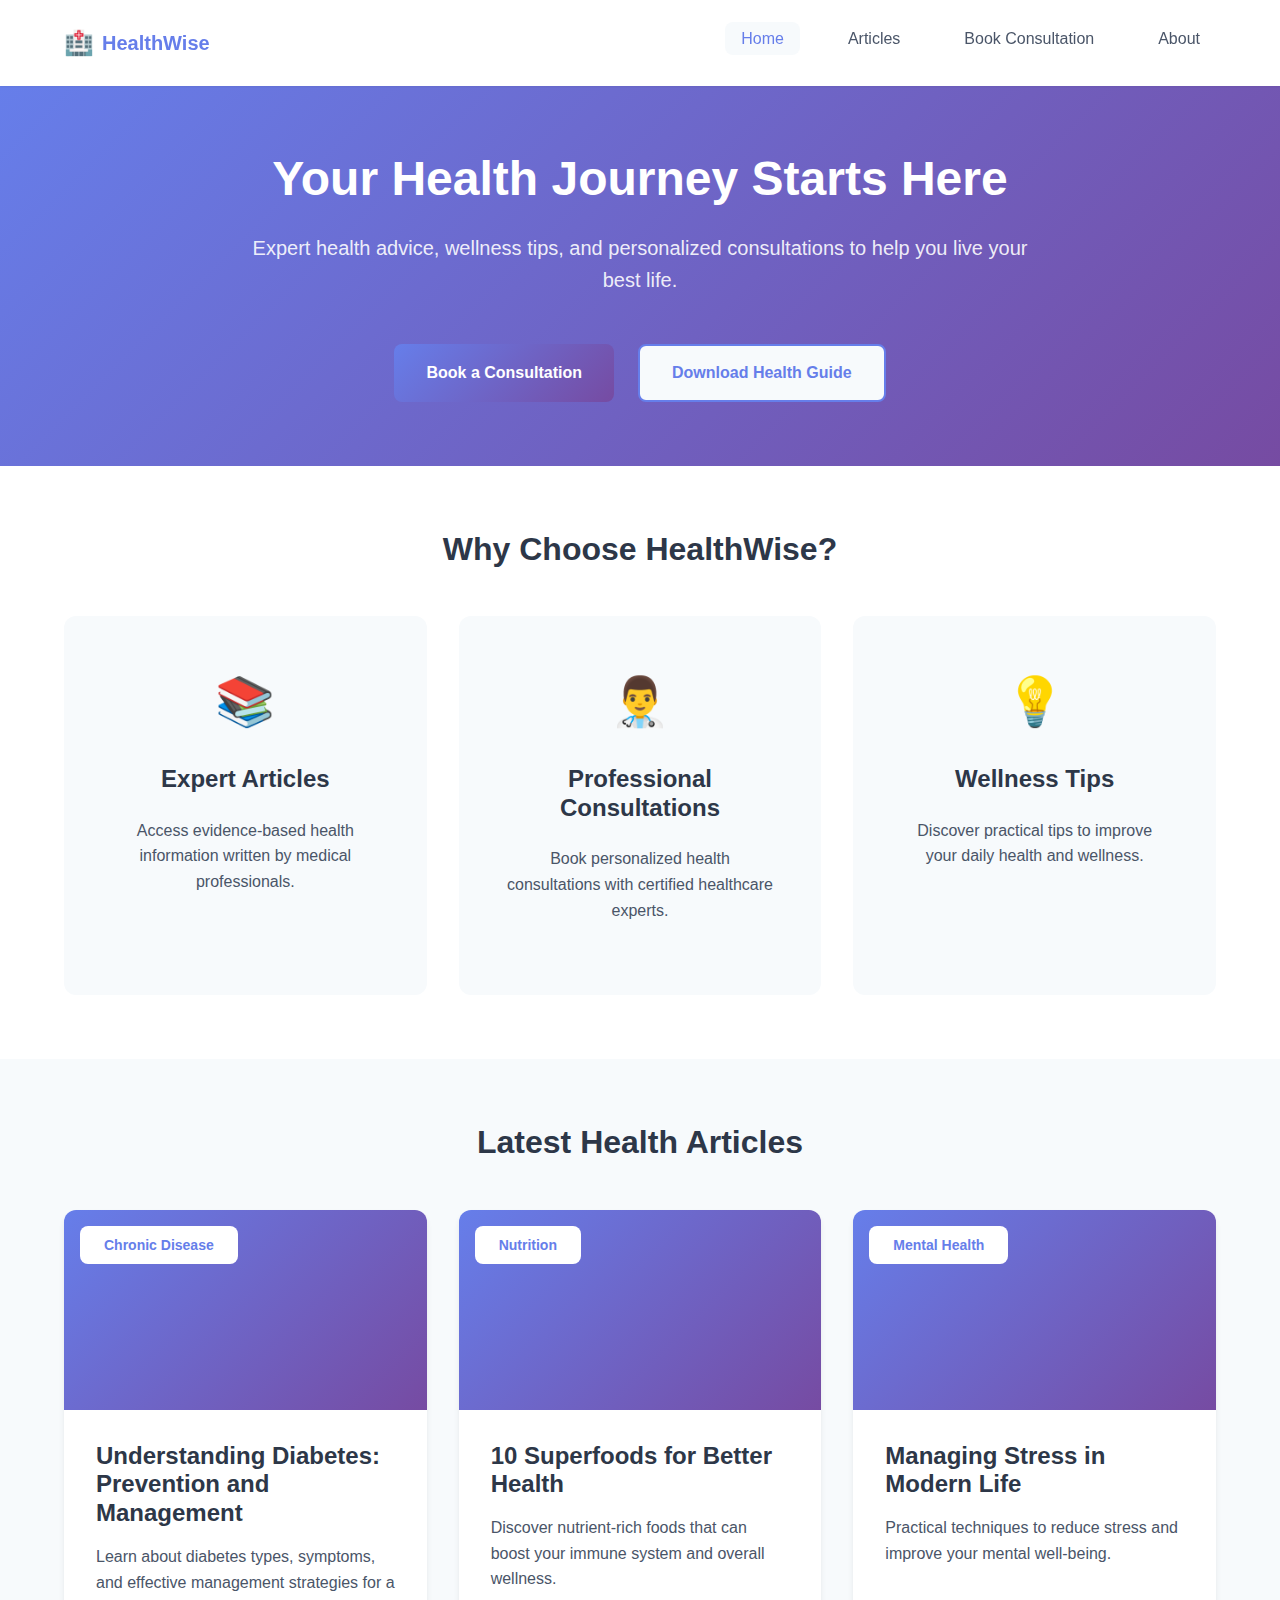
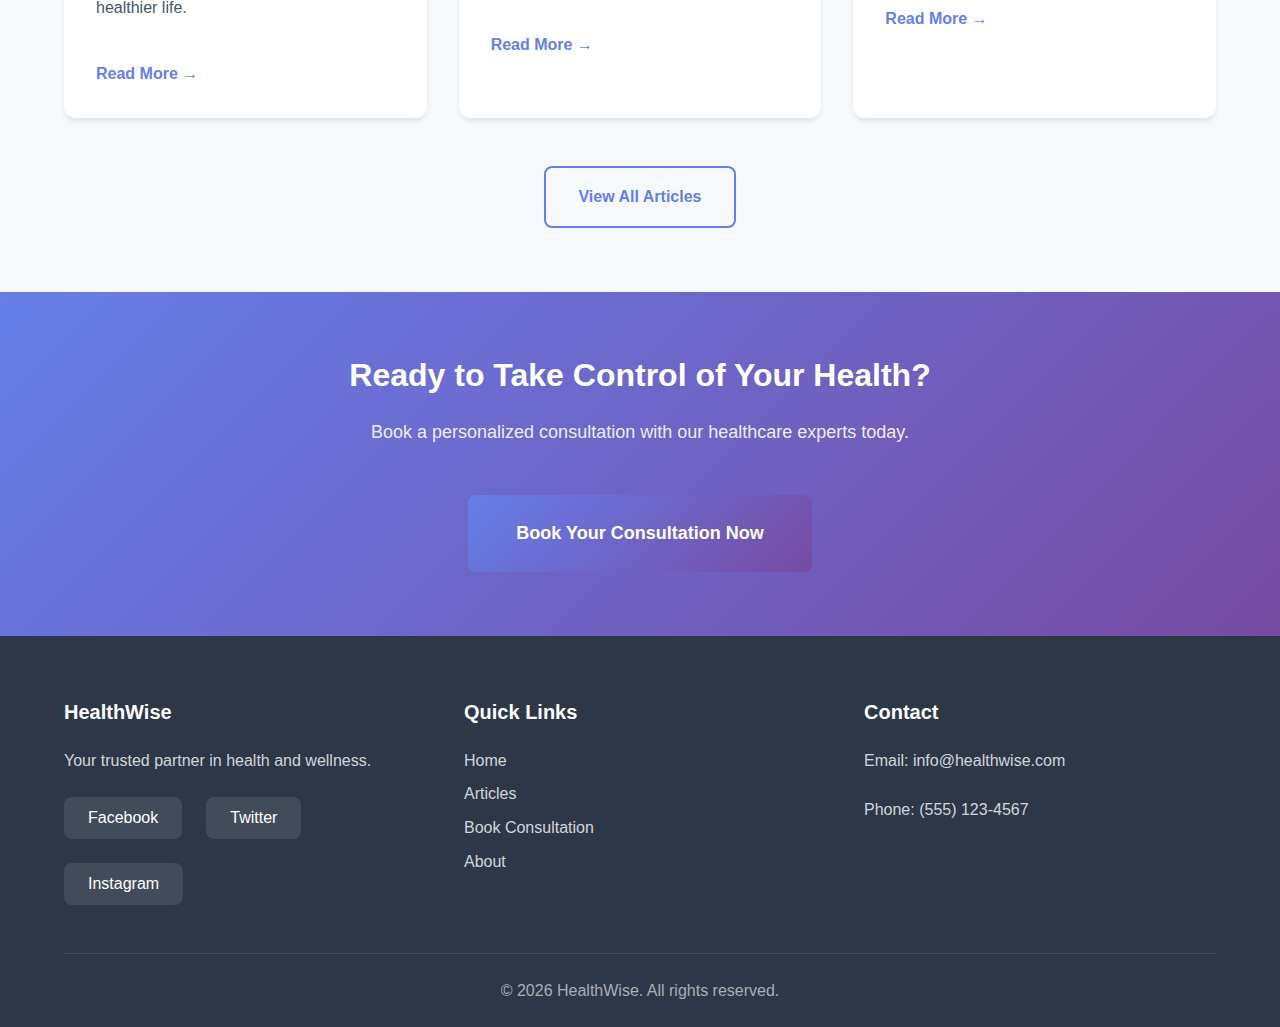
<file: index.html>
<!DOCTYPE html>
<html lang="en">
<head>
    <meta charset="UTF-8">
    <meta name="viewport" content="width=device-width, initial-scale=1.0">
    <meta name="description" content="HealthWise - Your trusted source for health information and wellness consultations">
    <title>HealthWise - Home</title>
    <link rel="stylesheet" href="styles.css">
</head>
<body>
    <!-- Navigation -->
    <nav class="navbar">
        <div class="container">
            <div class="nav-wrapper">
                <a href="index.html" class="logo">
                    <span class="logo-icon">🏥</span>
                    <span class="logo-text">HealthWise</span>
                </a>
                <ul class="nav-menu">
                    <li><a href="index.html" class="nav-link active">Home</a></li>
                    <li><a href="articles.html" class="nav-link">Articles</a></li>
                    <li><a href="booking.html" class="nav-link">Book Consultation</a></li>
                    <li><a href="about.html" class="nav-link">About</a></li>
                </ul>
            </div>
        </div>
    </nav>

    <!-- Hero Section -->
    <header class="hero">
        <div class="container">
            <div class="hero-content">
                <h1 class="hero-title">Your Health Journey Starts Here</h1>
                <p class="hero-subtitle">Expert health advice, wellness tips, and personalized consultations to help you live your best life.</p>
                <div class="hero-buttons">
                    <a href="booking.html" class="btn btn-primary cta-button">Book a Consultation</a>
                    <button class="btn btn-secondary download-guide">Download Health Guide</button>
                </div>
            </div>
        </div>
    </header>

    <!-- Features Section -->
    <section class="features">
        <div class="container">
            <h2 class="section-title">Why Choose HealthWise?</h2>
            <div class="features-grid">
                <div class="feature-card">
                    <div class="feature-icon">📚</div>
                    <h3>Expert Articles</h3>
                    <p>Access evidence-based health information written by medical professionals.</p>
                </div>
                <div class="feature-card">
                    <div class="feature-icon">👨‍⚕️</div>
                    <h3>Professional Consultations</h3>
                    <p>Book personalized health consultations with certified healthcare experts.</p>
                </div>
                <div class="feature-card">
                    <div class="feature-icon">💡</div>
                    <h3>Wellness Tips</h3>
                    <p>Discover practical tips to improve your daily health and wellness.</p>
                </div>
            </div>
        </div>
    </section>

    <!-- Latest Articles Section -->
    <section class="latest-articles">
        <div class="container">
            <h2 class="section-title">Latest Health Articles</h2>
            <div class="articles-grid">
                <article class="article-card">
                    <div class="article-image">
                        <div class="article-category">Chronic Disease</div>
                    </div>
                    <div class="article-content">
                        <h3>Understanding Diabetes: Prevention and Management</h3>
                        <p>Learn about diabetes types, symptoms, and effective management strategies for a healthier life.</p>
                        <a href="article-diabetes.html" class="read-more">Read More →</a>
                    </div>
                </article>
                <article class="article-card">
                    <div class="article-image">
                        <div class="article-category">Nutrition</div>
                    </div>
                    <div class="article-content">
                        <h3>10 Superfoods for Better Health</h3>
                        <p>Discover nutrient-rich foods that can boost your immune system and overall wellness.</p>
                        <a href="articles.html" class="read-more">Read More →</a>
                    </div>
                </article>
                <article class="article-card">
                    <div class="article-image">
                        <div class="article-category">Mental Health</div>
                    </div>
                    <div class="article-content">
                        <h3>Managing Stress in Modern Life</h3>
                        <p>Practical techniques to reduce stress and improve your mental well-being.</p>
                        <a href="articles.html" class="read-more">Read More →</a>
                    </div>
                </article>
            </div>
            <div class="text-center">
                <a href="articles.html" class="btn btn-outline">View All Articles</a>
            </div>
        </div>
    </section>

    <!-- CTA Section -->
    <section class="cta-section">
        <div class="container">
            <div class="cta-content">
                <h2>Ready to Take Control of Your Health?</h2>
                <p>Book a personalized consultation with our healthcare experts today.</p>
                <a href="booking.html" class="btn btn-primary btn-lg cta-button">Book Your Consultation Now</a>
            </div>
        </div>
    </section>

    <!-- Footer -->
    <footer class="footer">
        <div class="container">
            <div class="footer-content">
                <div class="footer-section">
                    <h4>HealthWise</h4>
                    <p>Your trusted partner in health and wellness.</p>
                    <div class="social-links">
                        <a href="https://facebook.com" target="_blank" rel="noopener noreferrer" class="social-link" data-social="facebook">Facebook</a>
                        <a href="https://twitter.com" target="_blank" rel="noopener noreferrer" class="social-link" data-social="twitter">Twitter</a>
                        <a href="https://instagram.com" target="_blank" rel="noopener noreferrer" class="social-link" data-social="instagram">Instagram</a>
                    </div>
                </div>
                <div class="footer-section">
                    <h4>Quick Links</h4>
                    <ul class="footer-links">
                        <li><a href="index.html">Home</a></li>
                        <li><a href="articles.html">Articles</a></li>
                        <li><a href="booking.html">Book Consultation</a></li>
                        <li><a href="about.html">About</a></li>
                    </ul>
                </div>
                <div class="footer-section">
                    <h4>Contact</h4>
                    <p>Email: info@healthwise.com</p>
                    <p>Phone: (555) 123-4567</p>
                </div>
            </div>
            <div class="footer-bottom">
                <p>&copy; 2026 HealthWise. All rights reserved.</p>
            </div>
        </div>
    </footer>

    <!-- GA4 Tracking -->
    <script src="ga4-tracking.js"></script>
</body>
</html>
</file>
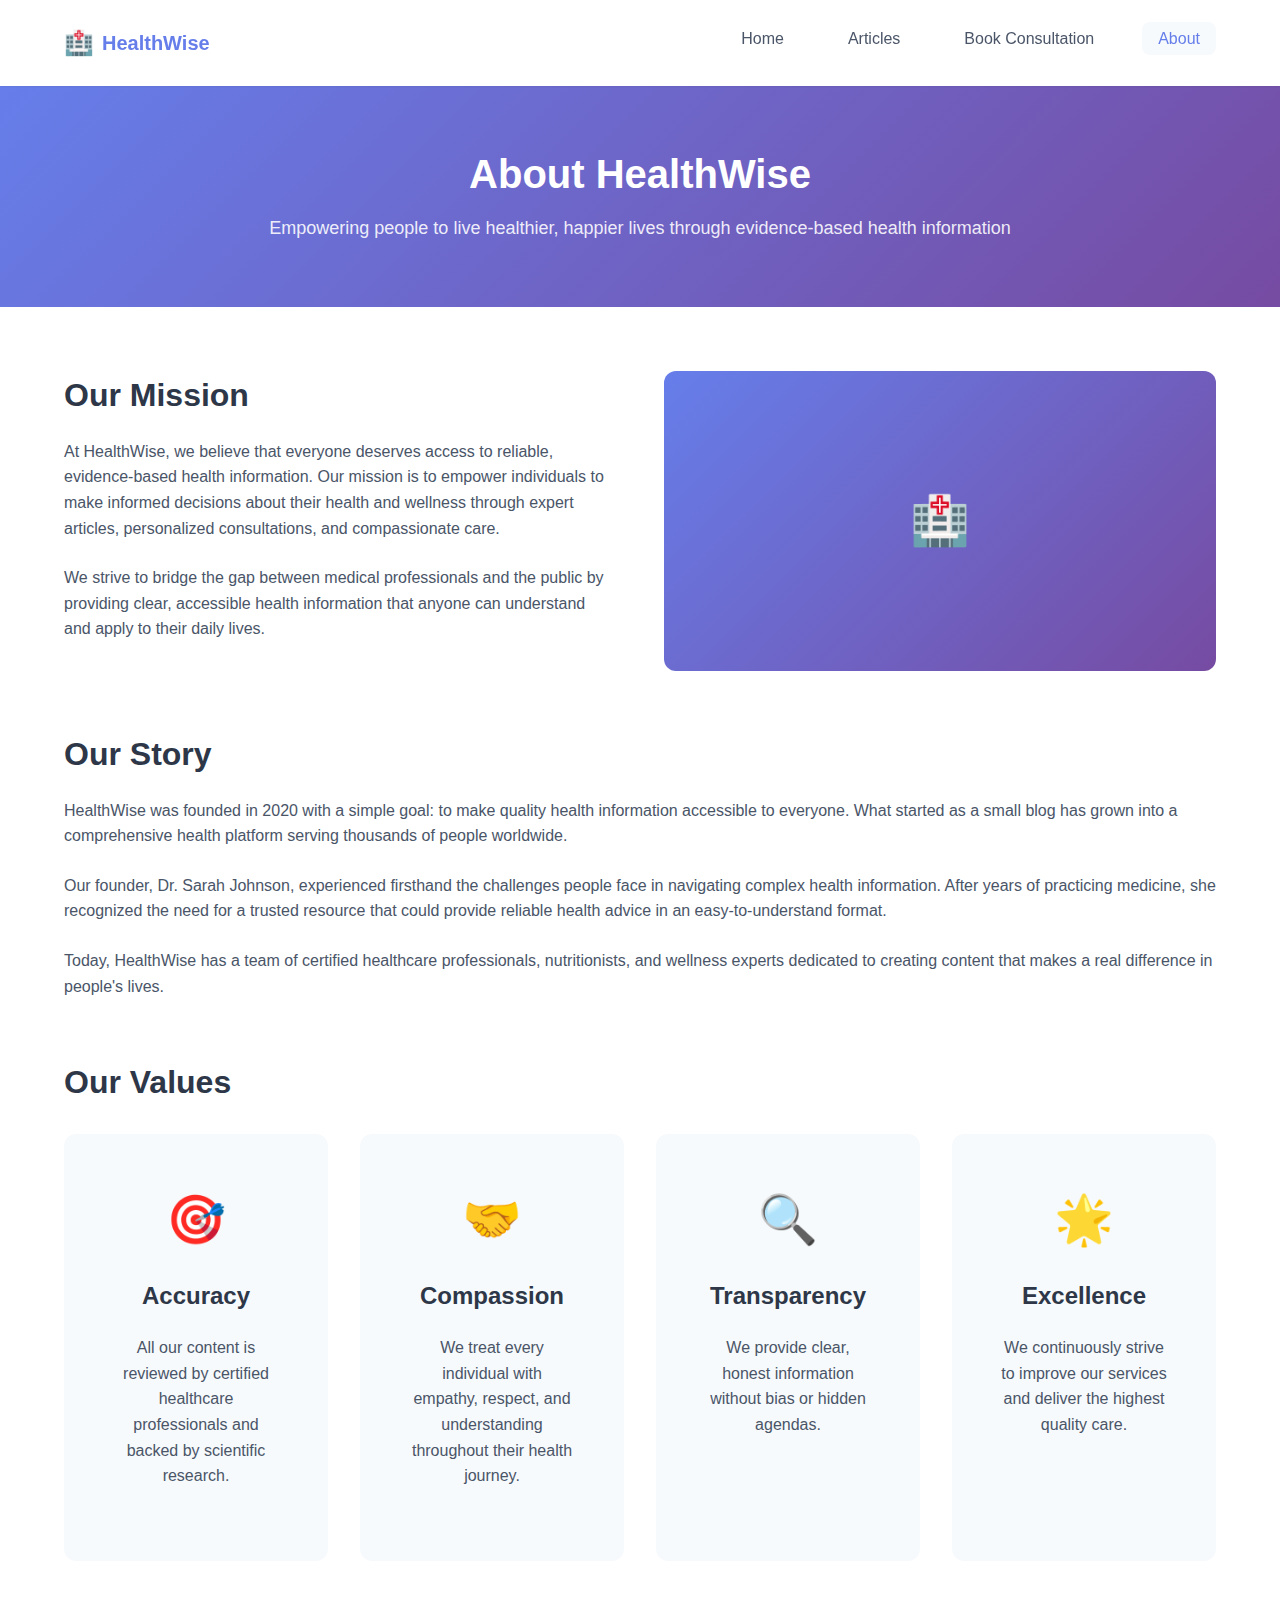
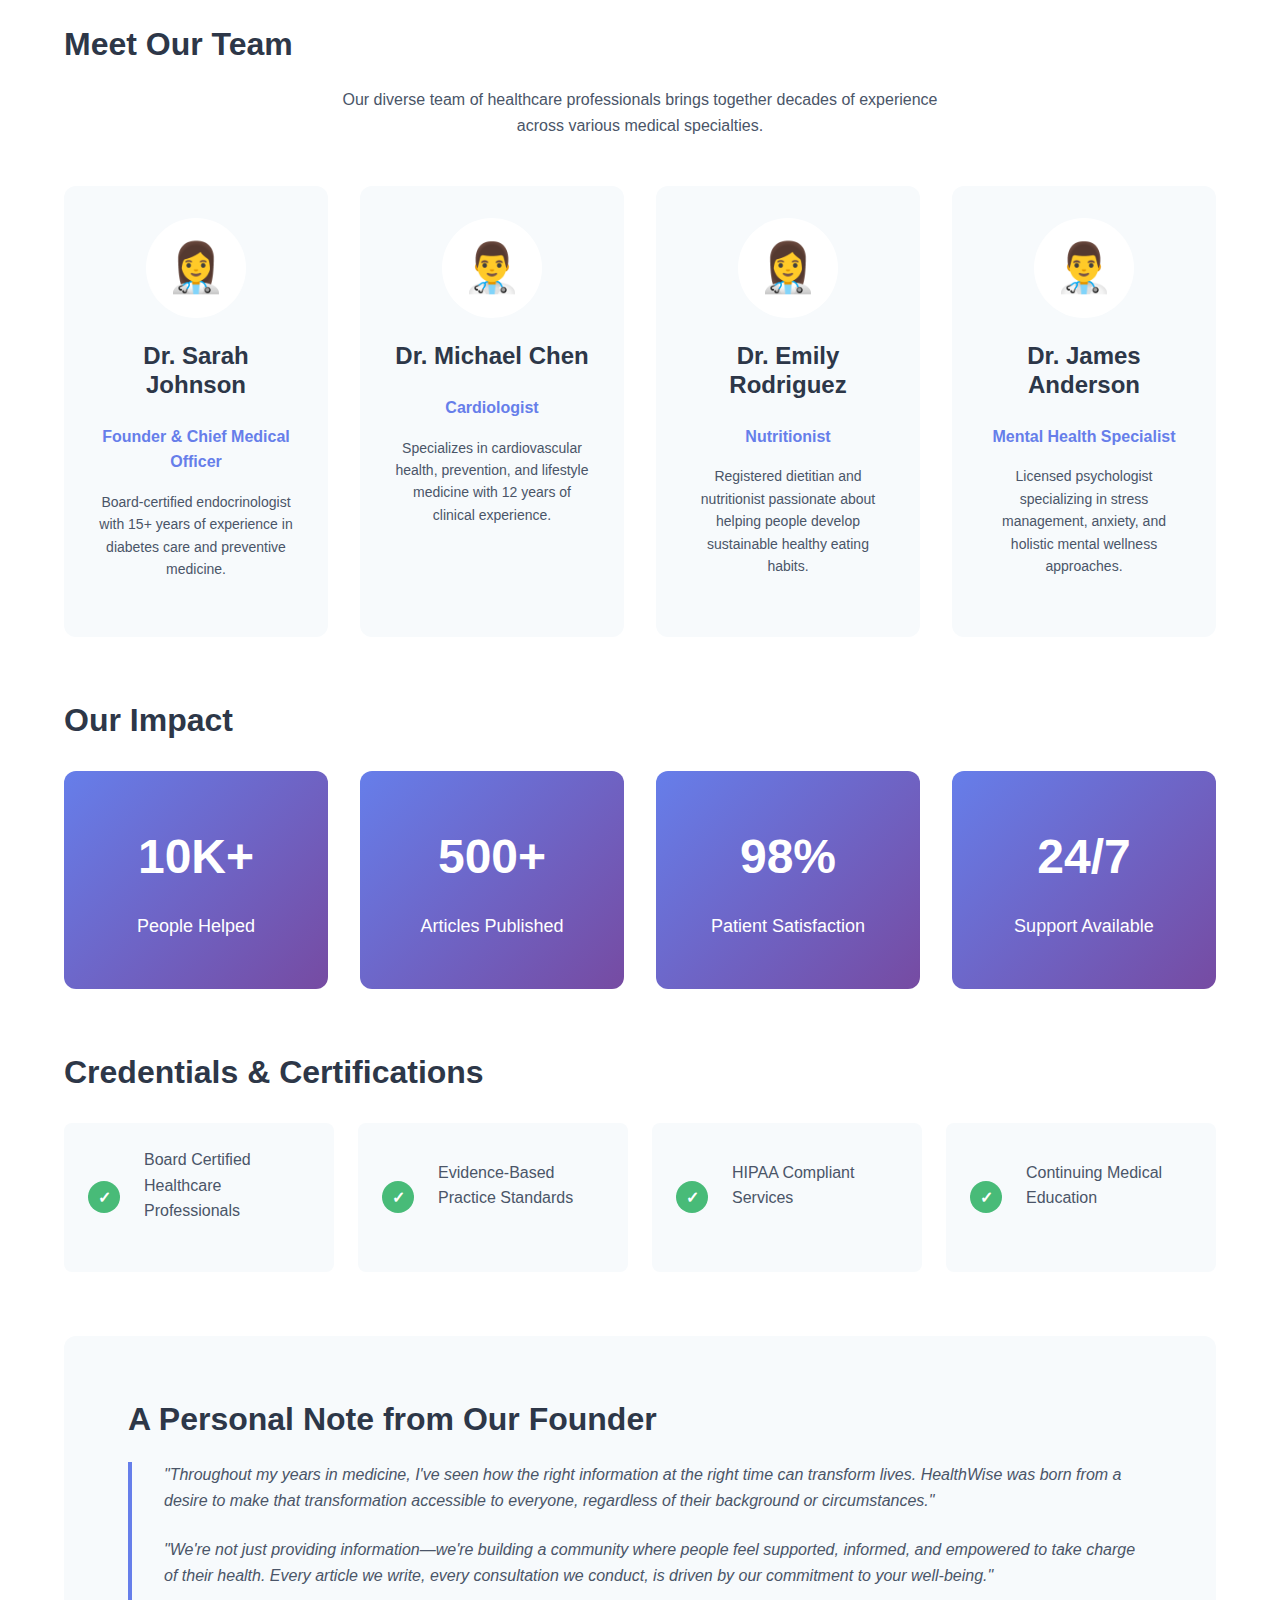
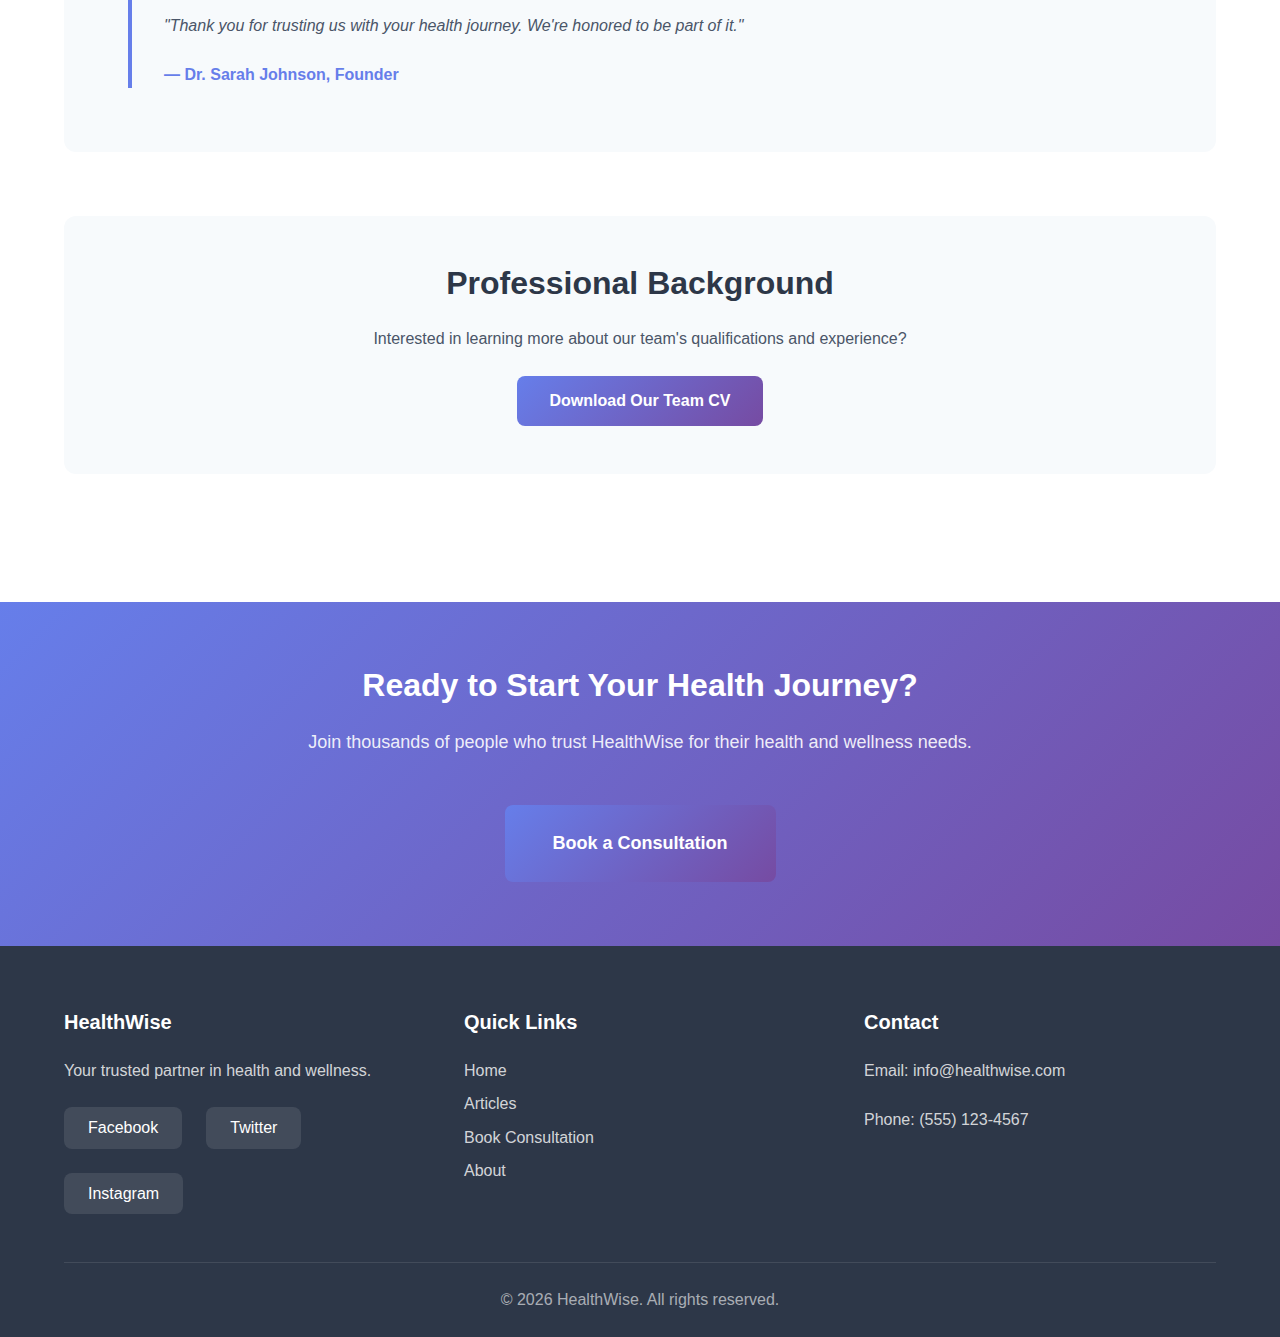
<file: about.html>
<!DOCTYPE html>
<html lang="en">
<head>
    <meta charset="UTF-8">
    <meta name="viewport" content="width=device-width, initial-scale=1.0">
    <meta name="description" content="Learn about HealthWise and our mission to provide quality healthcare information and services">
    <title>About Us - HealthWise</title>
    <link rel="stylesheet" href="styles.css">
</head>
<body>
    <!-- Navigation -->
    <nav class="navbar">
        <div class="container">
            <div class="nav-wrapper">
                <a href="index.html" class="logo">
                    <span class="logo-icon">🏥</span>
                    <span class="logo-text">HealthWise</span>
                </a>
                <ul class="nav-menu">
                    <li><a href="index.html" class="nav-link">Home</a></li>
                    <li><a href="articles.html" class="nav-link">Articles</a></li>
                    <li><a href="booking.html" class="nav-link">Book Consultation</a></li>
                    <li><a href="about.html" class="nav-link active">About</a></li>
                </ul>
            </div>
        </div>
    </nav>

    <!-- Page Header -->
    <section class="page-header">
        <div class="container">
            <h1>About HealthWise</h1>
            <p>Empowering people to live healthier, happier lives through evidence-based health information</p>
        </div>
    </section>

    <!-- About Content -->
    <section class="about-section">
        <div class="container">
            <!-- Mission Section -->
            <div class="about-content">
                <div class="about-text">
                    <h2>Our Mission</h2>
                    <p>At HealthWise, we believe that everyone deserves access to reliable, evidence-based health information. Our mission is to empower individuals to make informed decisions about their health and wellness through expert articles, personalized consultations, and compassionate care.</p>
                    <p>We strive to bridge the gap between medical professionals and the public by providing clear, accessible health information that anyone can understand and apply to their daily lives.</p>
                </div>
                <div class="about-image">
                    <div class="placeholder-image" style="background: linear-gradient(135deg, #667eea 0%, #764ba2 100%); height: 300px; border-radius: 12px; display: flex; align-items: center; justify-content: center; color: white; font-size: 48px;">
                        🏥
                    </div>
                </div>
            </div>

            <!-- Story Section -->
            <div class="story-section">
                <h2>Our Story</h2>
                <p>HealthWise was founded in 2020 with a simple goal: to make quality health information accessible to everyone. What started as a small blog has grown into a comprehensive health platform serving thousands of people worldwide.</p>
                <p>Our founder, Dr. Sarah Johnson, experienced firsthand the challenges people face in navigating complex health information. After years of practicing medicine, she recognized the need for a trusted resource that could provide reliable health advice in an easy-to-understand format.</p>
                <p>Today, HealthWise has a team of certified healthcare professionals, nutritionists, and wellness experts dedicated to creating content that makes a real difference in people's lives.</p>
            </div>

            <!-- Values Section -->
            <div class="values-section">
                <h2>Our Values</h2>
                <div class="values-grid">
                    <div class="value-card">
                        <div class="value-icon">🎯</div>
                        <h3>Accuracy</h3>
                        <p>All our content is reviewed by certified healthcare professionals and backed by scientific research.</p>
                    </div>
                    <div class="value-card">
                        <div class="value-icon">🤝</div>
                        <h3>Compassion</h3>
                        <p>We treat every individual with empathy, respect, and understanding throughout their health journey.</p>
                    </div>
                    <div class="value-card">
                        <div class="value-icon">🔍</div>
                        <h3>Transparency</h3>
                        <p>We provide clear, honest information without bias or hidden agendas.</p>
                    </div>
                    <div class="value-card">
                        <div class="value-icon">🌟</div>
                        <h3>Excellence</h3>
                        <p>We continuously strive to improve our services and deliver the highest quality care.</p>
                    </div>
                </div>
            </div>

            <!-- Team Section -->
            <div class="team-section">
                <h2>Meet Our Team</h2>
                <p class="team-intro">Our diverse team of healthcare professionals brings together decades of experience across various medical specialties.</p>
                <div class="team-grid">
                    <div class="team-member">
                        <div class="member-avatar">👩‍⚕️</div>
                        <h3>Dr. Sarah Johnson</h3>
                        <p class="member-role">Founder & Chief Medical Officer</p>
                        <p class="member-bio">Board-certified endocrinologist with 15+ years of experience in diabetes care and preventive medicine.</p>
                    </div>
                    <div class="team-member">
                        <div class="member-avatar">👨‍⚕️</div>
                        <h3>Dr. Michael Chen</h3>
                        <p class="member-role">Cardiologist</p>
                        <p class="member-bio">Specializes in cardiovascular health, prevention, and lifestyle medicine with 12 years of clinical experience.</p>
                    </div>
                    <div class="team-member">
                        <div class="member-avatar">👩‍⚕️</div>
                        <h3>Dr. Emily Rodriguez</h3>
                        <p class="member-role">Nutritionist</p>
                        <p class="member-bio">Registered dietitian and nutritionist passionate about helping people develop sustainable healthy eating habits.</p>
                    </div>
                    <div class="team-member">
                        <div class="member-avatar">👨‍⚕️</div>
                        <h3>Dr. James Anderson</h3>
                        <p class="member-role">Mental Health Specialist</p>
                        <p class="member-bio">Licensed psychologist specializing in stress management, anxiety, and holistic mental wellness approaches.</p>
                    </div>
                </div>
            </div>

            <!-- Stats Section -->
            <div class="stats-section">
                <h2>Our Impact</h2>
                <div class="stats-grid">
                    <div class="stat-card">
                        <div class="stat-number">10K+</div>
                        <div class="stat-label">People Helped</div>
                    </div>
                    <div class="stat-card">
                        <div class="stat-number">500+</div>
                        <div class="stat-label">Articles Published</div>
                    </div>
                    <div class="stat-card">
                        <div class="stat-number">98%</div>
                        <div class="stat-label">Patient Satisfaction</div>
                    </div>
                    <div class="stat-card">
                        <div class="stat-number">24/7</div>
                        <div class="stat-label">Support Available</div>
                    </div>
                </div>
            </div>

            <!-- Credentials Section -->
            <div class="credentials-section">
                <h2>Credentials & Certifications</h2>
                <div class="credentials-grid">
                    <div class="credential-item">
                        <div class="credential-icon">✓</div>
                        <p>Board Certified Healthcare Professionals</p>
                    </div>
                    <div class="credential-item">
                        <div class="credential-icon">✓</div>
                        <p>Evidence-Based Practice Standards</p>
                    </div>
                    <div class="credential-item">
                        <div class="credential-icon">✓</div>
                        <p>HIPAA Compliant Services</p>
                    </div>
                    <div class="credential-item">
                        <div class="credential-icon">✓</div>
                        <p>Continuing Medical Education</p>
                    </div>
                </div>
            </div>

            <!-- Personal Note -->
            <div class="personal-note">
                <div class="note-content">
                    <h2>A Personal Note from Our Founder</h2>
                    <blockquote>
                        <p>"Throughout my years in medicine, I've seen how the right information at the right time can transform lives. HealthWise was born from a desire to make that transformation accessible to everyone, regardless of their background or circumstances."</p>
                        <p>"We're not just providing information—we're building a community where people feel supported, informed, and empowered to take charge of their health. Every article we write, every consultation we conduct, is driven by our commitment to your well-being."</p>
                        <p>"Thank you for trusting us with your health journey. We're honored to be part of it."</p>
                        <cite>— Dr. Sarah Johnson, Founder</cite>
                    </blockquote>
                </div>
            </div>

            <!-- Download CV Section -->
            <div class="download-section">
                <h2>Professional Background</h2>
                <p>Interested in learning more about our team's qualifications and experience?</p>
                <button class="btn btn-primary download-guide">Download Our Team CV</button>
            </div>
        </div>
    </section>

    <!-- CTA Section -->
    <section class="cta-section">
        <div class="container">
            <div class="cta-content">
                <h2>Ready to Start Your Health Journey?</h2>
                <p>Join thousands of people who trust HealthWise for their health and wellness needs.</p>
                <a href="booking.html" class="btn btn-primary btn-lg cta-button">Book a Consultation</a>
            </div>
        </div>
    </section>

    <!-- Footer -->
    <footer class="footer">
        <div class="container">
            <div class="footer-content">
                <div class="footer-section">
                    <h4>HealthWise</h4>
                    <p>Your trusted partner in health and wellness.</p>
                    <div class="social-links">
                        <a href="https://facebook.com" target="_blank" rel="noopener noreferrer" class="social-link" data-social="facebook">Facebook</a>
                        <a href="https://twitter.com" target="_blank" rel="noopener noreferrer" class="social-link" data-social="twitter">Twitter</a>
                        <a href="https://instagram.com" target="_blank" rel="noopener noreferrer" class="social-link" data-social="instagram">Instagram</a>
                    </div>
                </div>
                <div class="footer-section">
                    <h4>Quick Links</h4>
                    <ul class="footer-links">
                        <li><a href="index.html">Home</a></li>
                        <li><a href="articles.html">Articles</a></li>
                        <li><a href="booking.html">Book Consultation</a></li>
                        <li><a href="about.html">About</a></li>
                    </ul>
                </div>
                <div class="footer-section">
                    <h4>Contact</h4>
                    <p>Email: info@healthwise.com</p>
                    <p>Phone: (555) 123-4567</p>
                </div>
            </div>
            <div class="footer-bottom">
                <p>&copy; 2026 HealthWise. All rights reserved.</p>
            </div>
        </div>
    </footer>

    <!-- GA4 Tracking -->
    <script src="ga4-tracking.js"></script>
</body>
</html>
</file>
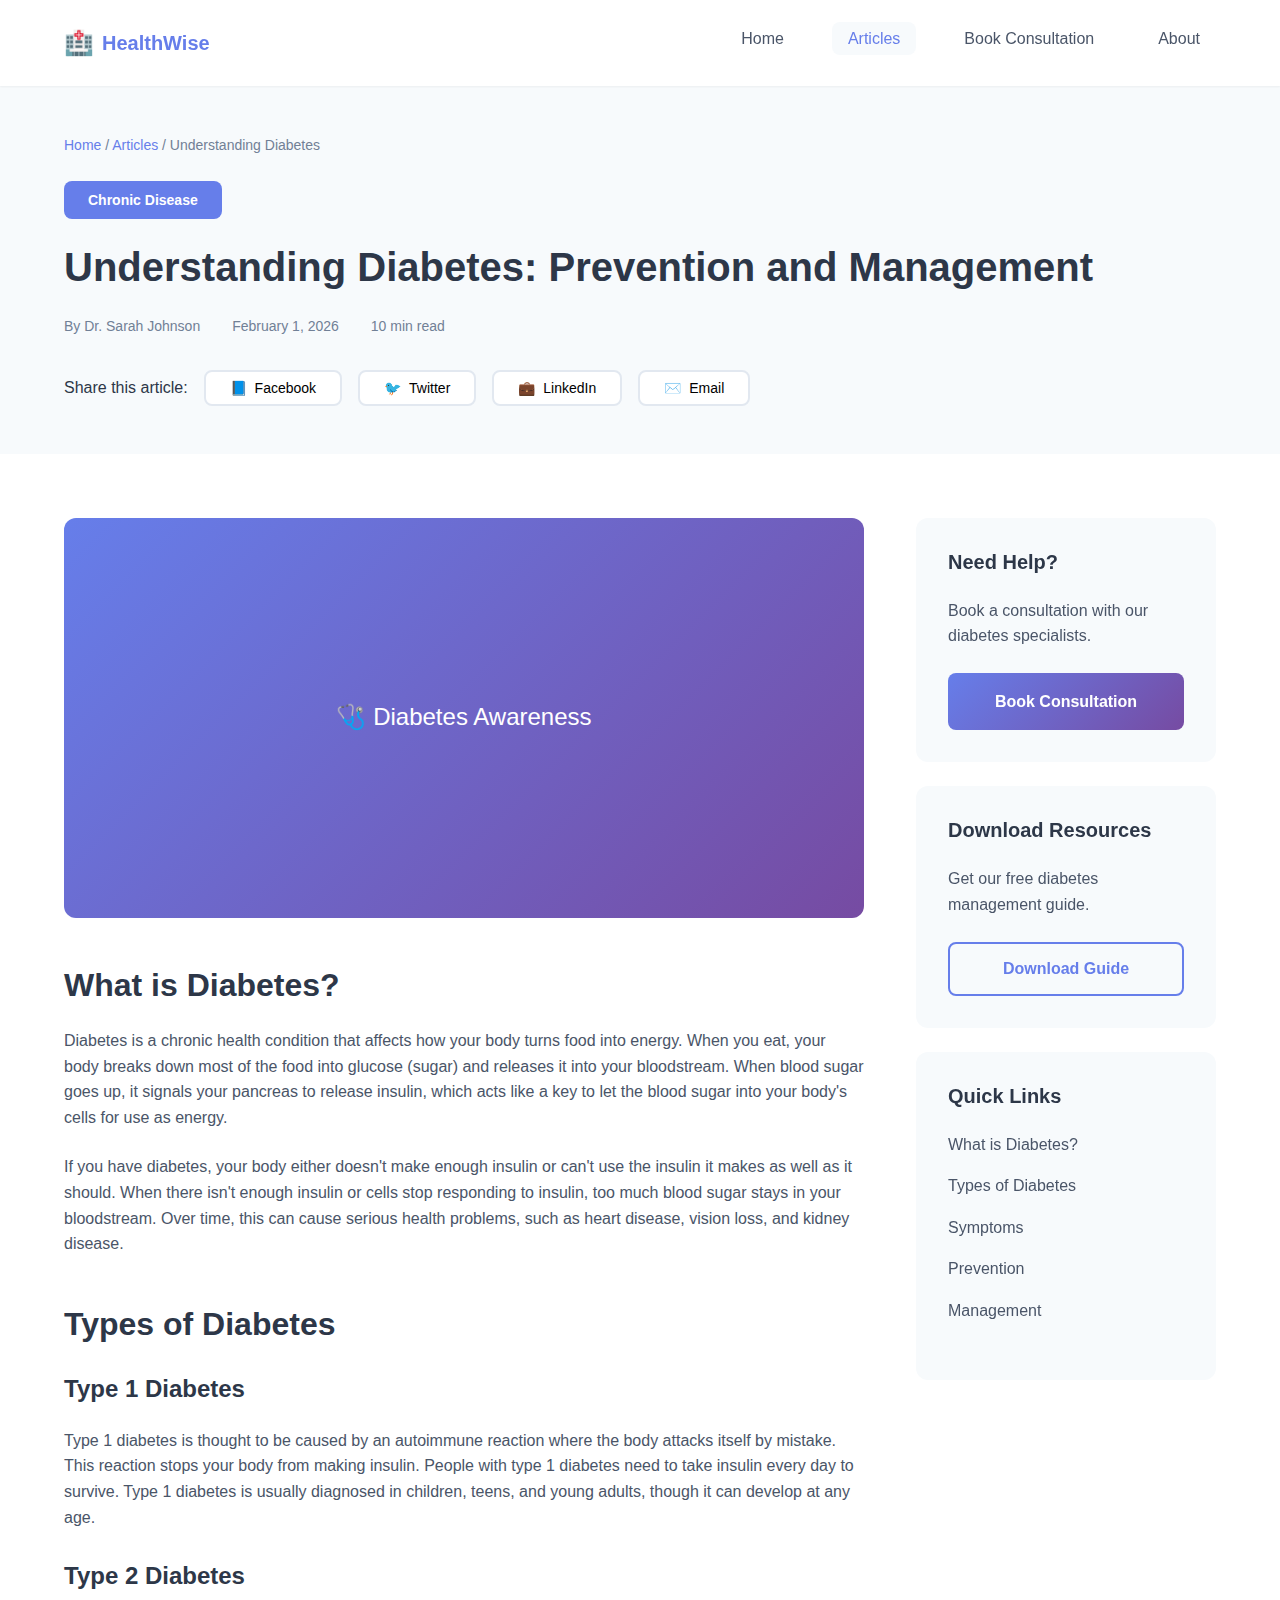
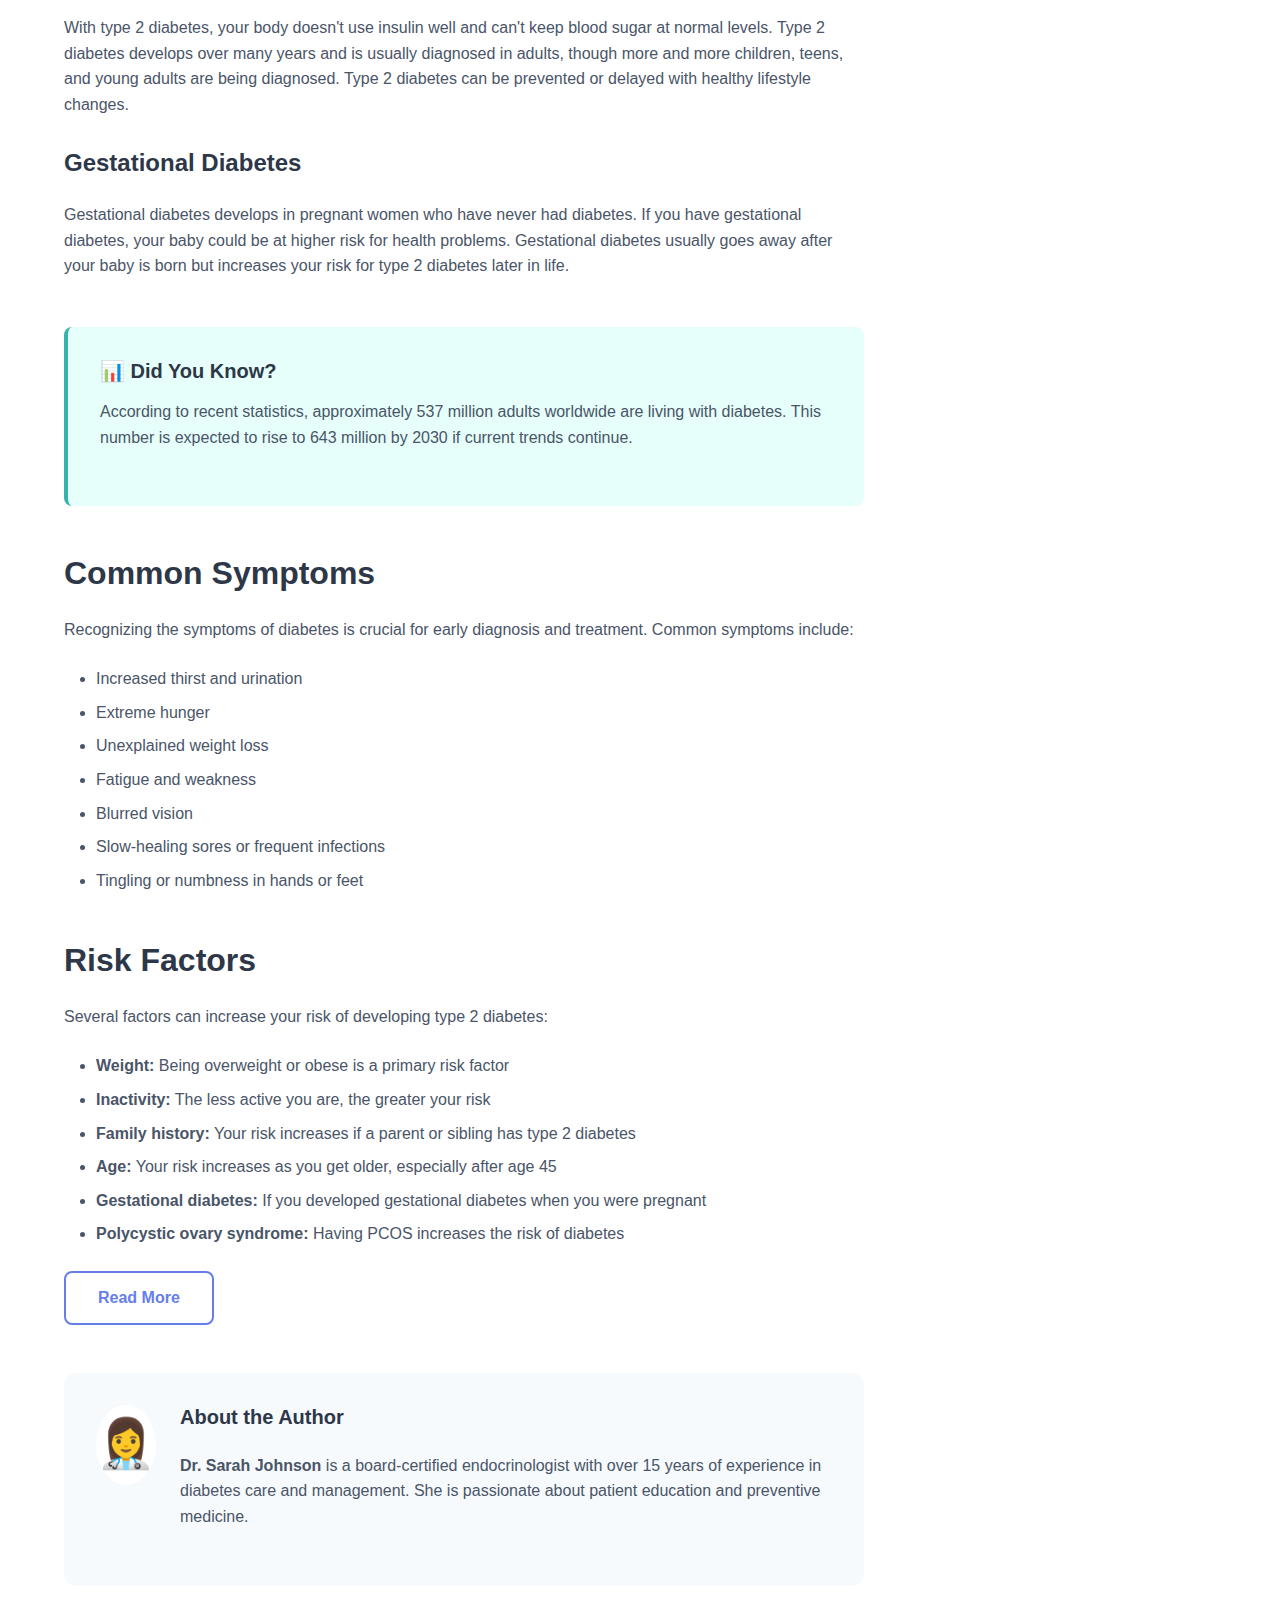
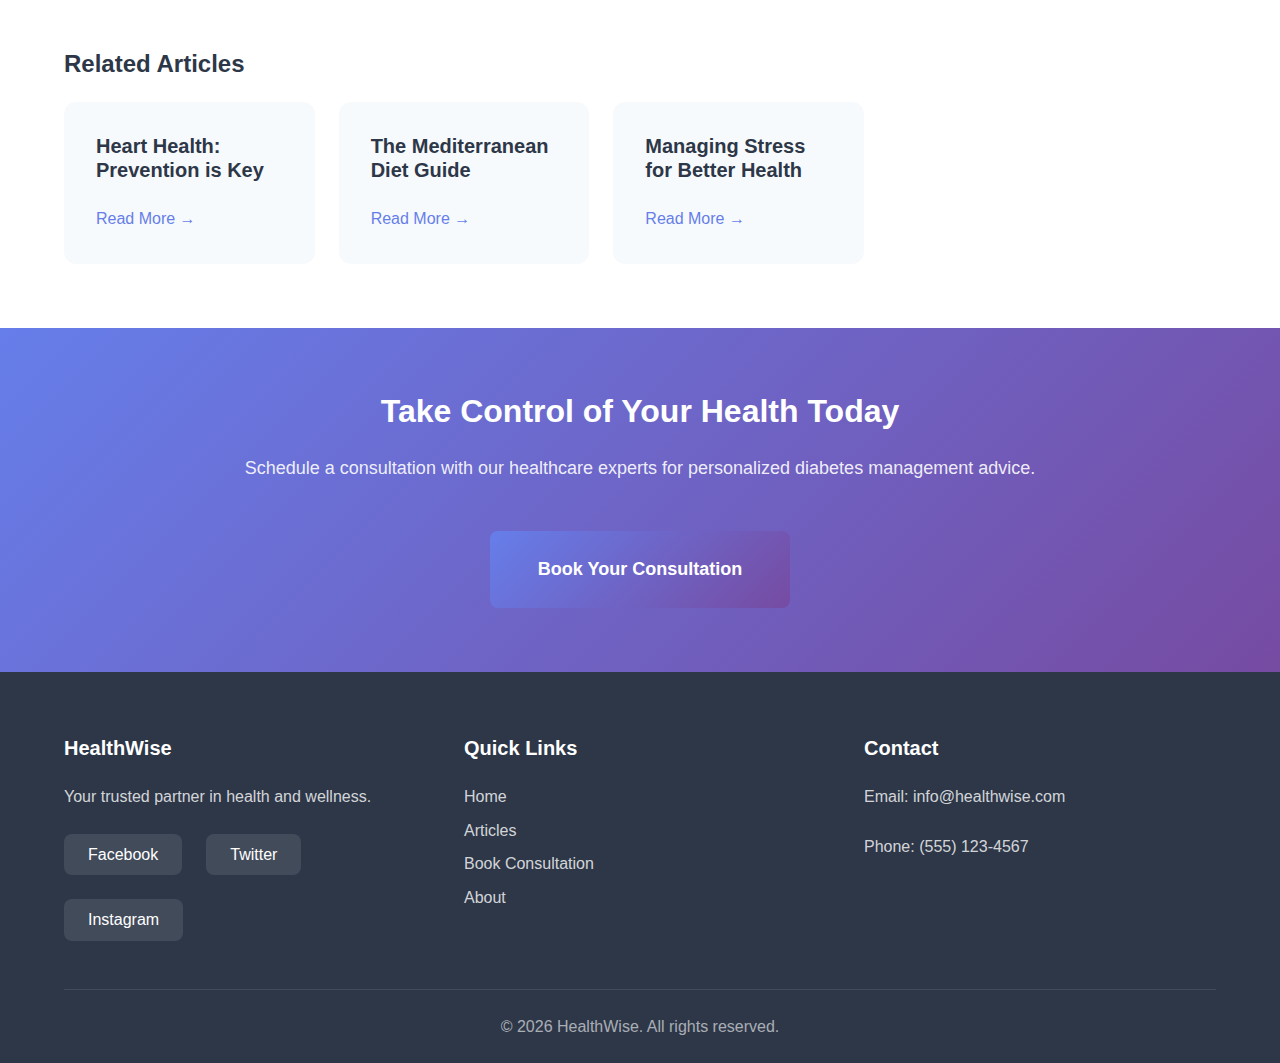
<file: article-diabetes.html>
<!DOCTYPE html>
<html lang="en">
<head>
    <meta charset="UTF-8">
    <meta name="viewport" content="width=device-width, initial-scale=1.0">
    <meta name="description" content="Understanding Diabetes: A comprehensive guide to prevention, symptoms, and management of diabetes">
    <title>Understanding Diabetes: Prevention and Management - HealthWise</title>
    <link rel="stylesheet" href="styles.css">
</head>
<body>
    <!-- Navigation -->
    <nav class="navbar">
        <div class="container">
            <div class="nav-wrapper">
                <a href="index.html" class="logo">
                    <span class="logo-icon">🏥</span>
                    <span class="logo-text">HealthWise</span>
                </a>
                <ul class="nav-menu">
                    <li><a href="index.html" class="nav-link">Home</a></li>
                    <li><a href="articles.html" class="nav-link active">Articles</a></li>
                    <li><a href="booking.html" class="nav-link">Book Consultation</a></li>
                    <li><a href="about.html" class="nav-link">About</a></li>
                </ul>
            </div>
        </div>
    </nav>

    <!-- Article Header -->
    <article class="article-detail">
        <div class="article-header-section">
            <div class="container">
                <div class="breadcrumb">
                    <a href="index.html">Home</a> / 
                    <a href="articles.html">Articles</a> / 
                    <span>Understanding Diabetes</span>
                </div>
                <div class="article-category-badge">Chronic Disease</div>
                <h1 class="article-title">Understanding Diabetes: Prevention and Management</h1>
                <div class="article-meta-info">
                    <span class="article-author">By Dr. Sarah Johnson</span>
                    <span class="article-date">February 1, 2026</span>
                    <span class="article-read-time">10 min read</span>
                </div>
                <div class="article-share">
                    <span>Share this article:</span>
                    <button class="share-btn" data-platform="facebook" aria-label="Share on Facebook">
                        <span>📘</span> Facebook
                    </button>
                    <button class="share-btn" data-platform="twitter" aria-label="Share on Twitter">
                        <span>🐦</span> Twitter
                    </button>
                    <button class="share-btn" data-platform="linkedin" aria-label="Share on LinkedIn">
                        <span>💼</span> LinkedIn
                    </button>
                    <button class="share-btn" data-platform="email" aria-label="Share via Email">
                        <span>✉️</span> Email
                    </button>
                </div>
            </div>
        </div>

        <!-- Article Content -->
        <div class="article-body">
            <div class="container">
                <div class="article-content-wrapper">
                    <div class="article-main-content">
                        <div class="article-featured-image">
                            <div class="placeholder-image" style="background: linear-gradient(135deg, #667eea 0%, #764ba2 100%); height: 400px; border-radius: 12px; display: flex; align-items: center; justify-content: center; color: white; font-size: 24px;">
                                🩺 Diabetes Awareness
                            </div>
                        </div>

                        <div class="article-text">
                            <h2>What is Diabetes?</h2>
                            <p>Diabetes is a chronic health condition that affects how your body turns food into energy. When you eat, your body breaks down most of the food into glucose (sugar) and releases it into your bloodstream. When blood sugar goes up, it signals your pancreas to release insulin, which acts like a key to let the blood sugar into your body's cells for use as energy.</p>

                            <p>If you have diabetes, your body either doesn't make enough insulin or can't use the insulin it makes as well as it should. When there isn't enough insulin or cells stop responding to insulin, too much blood sugar stays in your bloodstream. Over time, this can cause serious health problems, such as heart disease, vision loss, and kidney disease.</p>

                            <h2>Types of Diabetes</h2>
                            
                            <h3>Type 1 Diabetes</h3>
                            <p>Type 1 diabetes is thought to be caused by an autoimmune reaction where the body attacks itself by mistake. This reaction stops your body from making insulin. People with type 1 diabetes need to take insulin every day to survive. Type 1 diabetes is usually diagnosed in children, teens, and young adults, though it can develop at any age.</p>

                            <h3>Type 2 Diabetes</h3>
                            <p>With type 2 diabetes, your body doesn't use insulin well and can't keep blood sugar at normal levels. Type 2 diabetes develops over many years and is usually diagnosed in adults, though more and more children, teens, and young adults are being diagnosed. Type 2 diabetes can be prevented or delayed with healthy lifestyle changes.</p>

                            <h3>Gestational Diabetes</h3>
                            <p>Gestational diabetes develops in pregnant women who have never had diabetes. If you have gestational diabetes, your baby could be at higher risk for health problems. Gestational diabetes usually goes away after your baby is born but increases your risk for type 2 diabetes later in life.</p>

                            <div class="info-box">
                                <h4>📊 Did You Know?</h4>
                                <p>According to recent statistics, approximately 537 million adults worldwide are living with diabetes. This number is expected to rise to 643 million by 2030 if current trends continue.</p>
                            </div>

                            <h2>Common Symptoms</h2>
                            <p>Recognizing the symptoms of diabetes is crucial for early diagnosis and treatment. Common symptoms include:</p>
                            <ul>
                                <li>Increased thirst and urination</li>
                                <li>Extreme hunger</li>
                                <li>Unexplained weight loss</li>
                                <li>Fatigue and weakness</li>
                                <li>Blurred vision</li>
                                <li>Slow-healing sores or frequent infections</li>
                                <li>Tingling or numbness in hands or feet</li>
                            </ul>

                            <h2>Risk Factors</h2>
                            <p>Several factors can increase your risk of developing type 2 diabetes:</p>
                            <ul>
                                <li><strong>Weight:</strong> Being overweight or obese is a primary risk factor</li>
                                <li><strong>Inactivity:</strong> The less active you are, the greater your risk</li>
                                <li><strong>Family history:</strong> Your risk increases if a parent or sibling has type 2 diabetes</li>
                                <li><strong>Age:</strong> Your risk increases as you get older, especially after age 45</li>
                                <li><strong>Gestational diabetes:</strong> If you developed gestational diabetes when you were pregnant</li>
                                <li><strong>Polycystic ovary syndrome:</strong> Having PCOS increases the risk of diabetes</li>
                            </ul>

                            <div id="read-more-section" class="collapsed-content">
                                <h2>Prevention Strategies</h2>
                                <p>While type 1 diabetes can't be prevented, type 2 diabetes can often be prevented or delayed through lifestyle changes:</p>

                                <h3>1. Maintain a Healthy Weight</h3>
                                <p>Losing even 5% to 7% of your body weight can significantly reduce your risk of developing type 2 diabetes. Focus on long-term changes to your eating and exercise habits rather than short-term solutions.</p>

                                <h3>2. Be More Physically Active</h3>
                                <p>Regular physical activity has many benefits, including helping you lose weight, lowering your blood sugar, and boosting your sensitivity to insulin. Aim for at least 150 minutes of moderate aerobic activity per week.</p>

                                <h3>3. Eat Healthy Foods</h3>
                                <p>Choose foods lower in fat and calories and higher in fiber. Focus on fruits, vegetables, and whole grains. Strive for variety in your diet to help you achieve your goals without compromising taste or nutrition.</p>

                                <h3>4. Skip Fad Diets</h3>
                                <p>Many fad diets may help you lose weight initially, but their effectiveness at preventing diabetes isn't known, nor are their long-term effects. Instead, make healthy eating a permanent part of your lifestyle.</p>

                                <h2>Management and Treatment</h2>
                                <p>Managing diabetes involves several key strategies:</p>

                                <h3>Blood Sugar Monitoring</h3>
                                <p>Regular monitoring of blood sugar levels is essential for managing diabetes. Your healthcare provider will recommend how often you should check your blood sugar levels based on your treatment plan.</p>

                                <h3>Medication</h3>
                                <p>Depending on the type of diabetes, various medications may be prescribed, including insulin and oral medications that help your body use insulin more effectively or produce more insulin.</p>

                                <h3>Diet and Nutrition</h3>
                                <p>Working with a registered dietitian to create a meal plan is crucial. A diabetes meal plan focuses on eating healthy foods in moderate amounts and sticking to regular mealtimes.</p>

                                <h3>Regular Exercise</h3>
                                <p>Physical activity is an important part of diabetes management. Exercise helps your body use insulin more efficiently, lowering blood sugar levels, and helps with weight management.</p>

                                <div class="warning-box">
                                    <h4>⚠️ Important Note</h4>
                                    <p>This article is for informational purposes only and should not replace professional medical advice. Always consult with your healthcare provider for personalized guidance about diabetes prevention, diagnosis, and treatment.</p>
                                </div>

                                <h2>Living Well with Diabetes</h2>
                                <p>With proper management, people with diabetes can lead full, active lives. The key is to:</p>
                                <ul>
                                    <li>Follow your treatment plan consistently</li>
                                    <li>Keep regular appointments with your healthcare team</li>
                                    <li>Stay educated about new developments in diabetes care</li>
                                    <li>Connect with support groups and other people living with diabetes</li>
                                    <li>Take care of your mental health as well as your physical health</li>
                                </ul>

                                <h2>Conclusion</h2>
                                <p>Understanding diabetes is the first step in prevention and effective management. Whether you're at risk for diabetes, have been recently diagnosed, or have been living with diabetes for years, knowledge is power. By making healthy lifestyle choices, working closely with your healthcare team, and staying committed to your management plan, you can live a healthy, fulfilling life.</p>

                                <p>Remember, diabetes management is a journey, not a destination. Be patient with yourself, celebrate your successes, and don't hesitate to ask for help when you need it.</p>
                            </div>

                            <button id="read-more-btn" class="btn btn-outline">Read More</button>
                        </div>

                        <!-- Author Bio -->
                        <div class="author-bio">
                            <div class="author-avatar">👩‍⚕️</div>
                            <div class="author-info">
                                <h4>About the Author</h4>
                                <p><strong>Dr. Sarah Johnson</strong> is a board-certified endocrinologist with over 15 years of experience in diabetes care and management. She is passionate about patient education and preventive medicine.</p>
                            </div>
                        </div>

                        <!-- Related Articles -->
                        <div class="related-articles">
                            <h3>Related Articles</h3>
                            <div class="related-grid">
                                <div class="related-card">
                                    <h4>Heart Health: Prevention is Key</h4>
                                    <a href="articles.html">Read More →</a>
                                </div>
                                <div class="related-card">
                                    <h4>The Mediterranean Diet Guide</h4>
                                    <a href="articles.html">Read More →</a>
                                </div>
                                <div class="related-card">
                                    <h4>Managing Stress for Better Health</h4>
                                    <a href="articles.html">Read More →</a>
                                </div>
                            </div>
                        </div>
                    </div>

                    <!-- Sidebar -->
                    <aside class="article-sidebar">
                        <div class="sidebar-card">
                            <h4>Need Help?</h4>
                            <p>Book a consultation with our diabetes specialists.</p>
                            <a href="booking.html" class="btn btn-primary btn-block cta-button">Book Consultation</a>
                        </div>

                        <div class="sidebar-card">
                            <h4>Download Resources</h4>
                            <p>Get our free diabetes management guide.</p>
                            <button class="btn btn-secondary btn-block download-guide">Download Guide</button>
                        </div>

                        <div class="sidebar-card">
                            <h4>Quick Links</h4>
                            <ul class="sidebar-links">
                                <li><a href="#what-is-diabetes">What is Diabetes?</a></li>
                                <li><a href="#types-of-diabetes">Types of Diabetes</a></li>
                                <li><a href="#symptoms">Symptoms</a></li>
                                <li><a href="#prevention">Prevention</a></li>
                                <li><a href="#management">Management</a></li>
                            </ul>
                        </div>
                    </aside>
                </div>
            </div>
        </div>
    </article>

    <!-- CTA Section -->
    <section class="cta-section">
        <div class="container">
            <div class="cta-content">
                <h2>Take Control of Your Health Today</h2>
                <p>Schedule a consultation with our healthcare experts for personalized diabetes management advice.</p>
                <a href="booking.html" class="btn btn-primary btn-lg cta-button">Book Your Consultation</a>
            </div>
        </div>
    </section>

    <!-- Footer -->
    <footer class="footer">
        <div class="container">
            <div class="footer-content">
                <div class="footer-section">
                    <h4>HealthWise</h4>
                    <p>Your trusted partner in health and wellness.</p>
                    <div class="social-links">
                        <a href="https://facebook.com" target="_blank" rel="noopener noreferrer" class="social-link" data-social="facebook">Facebook</a>
                        <a href="https://twitter.com" target="_blank" rel="noopener noreferrer" class="social-link" data-social="twitter">Twitter</a>
                        <a href="https://instagram.com" target="_blank" rel="noopener noreferrer" class="social-link" data-social="instagram">Instagram</a>
                    </div>
                </div>
                <div class="footer-section">
                    <h4>Quick Links</h4>
                    <ul class="footer-links">
                        <li><a href="index.html">Home</a></li>
                        <li><a href="articles.html">Articles</a></li>
                        <li><a href="booking.html">Book Consultation</a></li>
                        <li><a href="about.html">About</a></li>
                    </ul>
                </div>
                <div class="footer-section">
                    <h4>Contact</h4>
                    <p>Email: info@healthwise.com</p>
                    <p>Phone: (555) 123-4567</p>
                </div>
            </div>
            <div class="footer-bottom">
                <p>&copy; 2026 HealthWise. All rights reserved.</p>
            </div>
        </div>
    </footer>

    <!-- GA4 Tracking -->
    <script src="ga4-tracking.js"></script>

    <!-- Read More functionality -->
    <script>
        document.getElementById('read-more-btn').addEventListener('click', function() {
            const moreContent = document.getElementById('read-more-section');
            const button = this;
            
            if (moreContent.classList.contains('collapsed-content')) {
                moreContent.classList.remove('collapsed-content');
                button.textContent = 'Show Less';
            } else {
                moreContent.classList.add('collapsed-content');
                button.textContent = 'Read More';
                // Scroll back to the read more button
                button.scrollIntoView({ behavior: 'smooth', block: 'center' });
            }
        });
    </script>
</body>
</html>
</file>
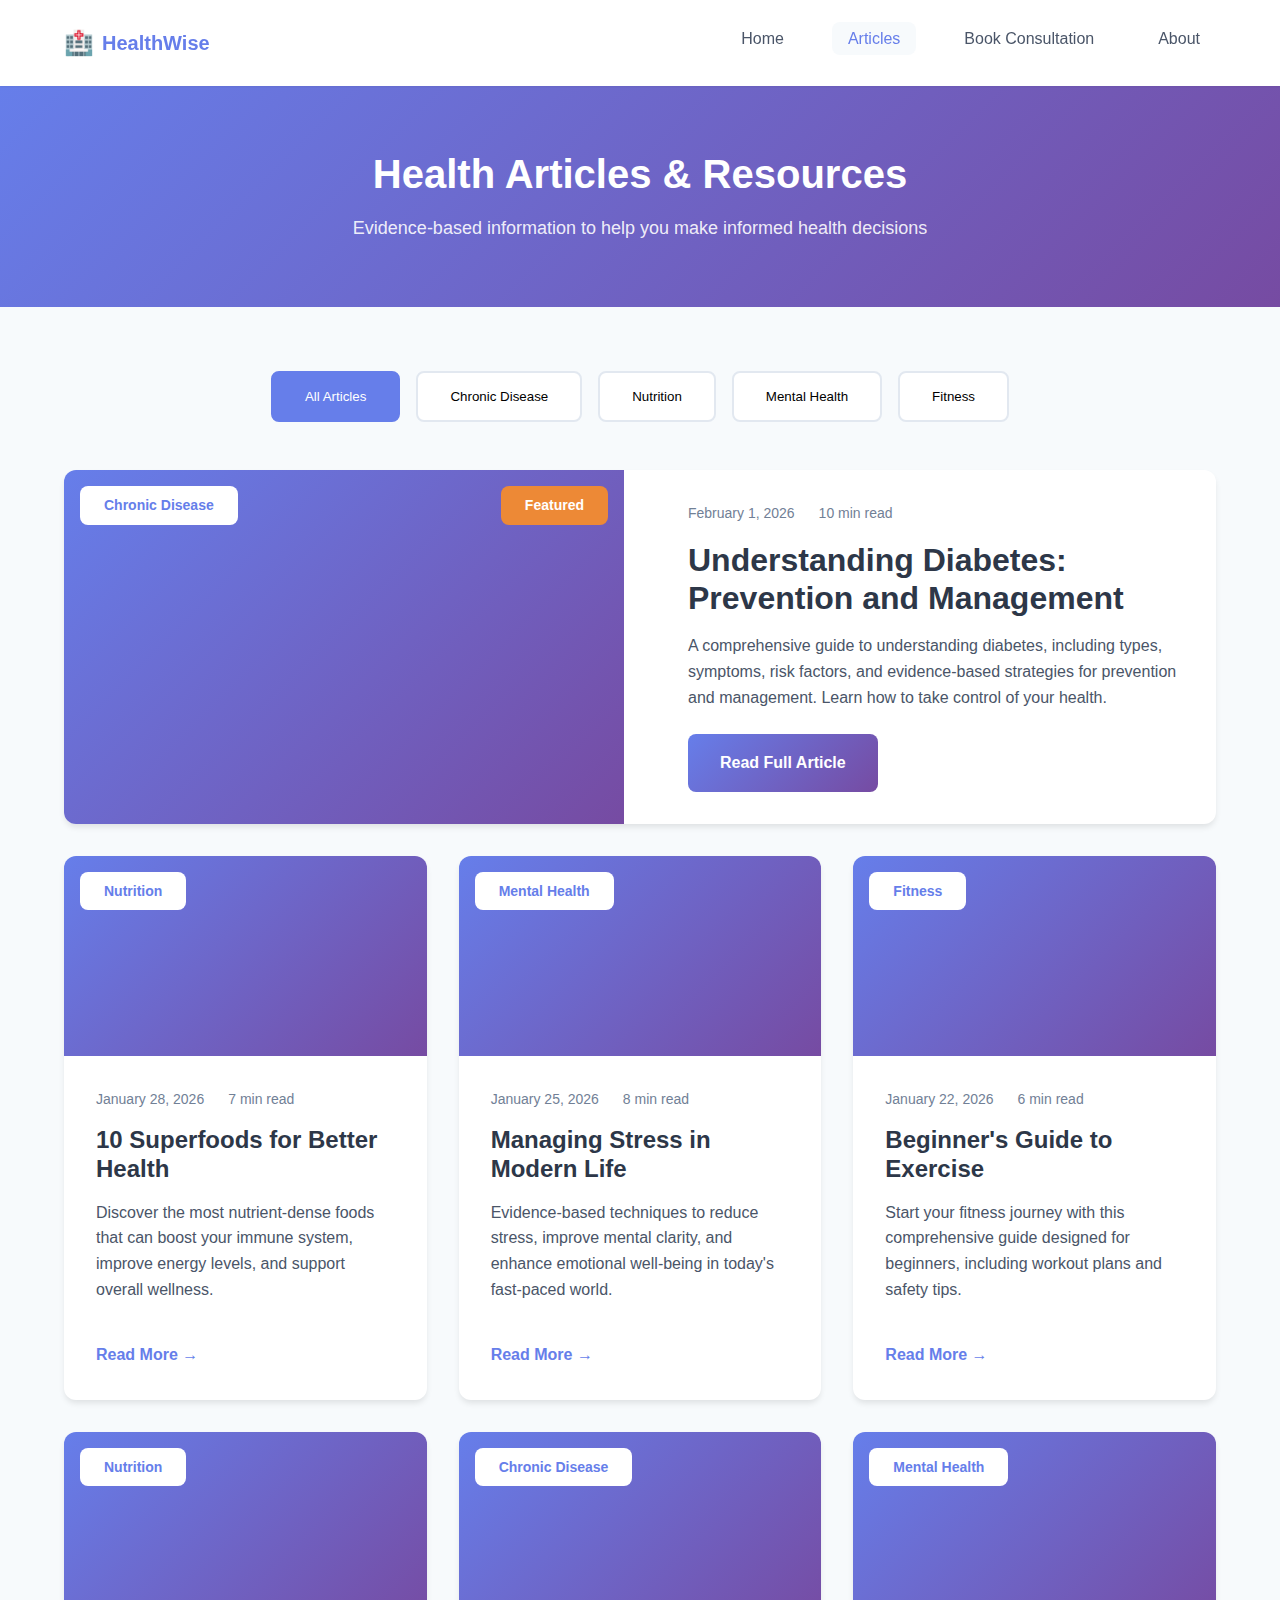
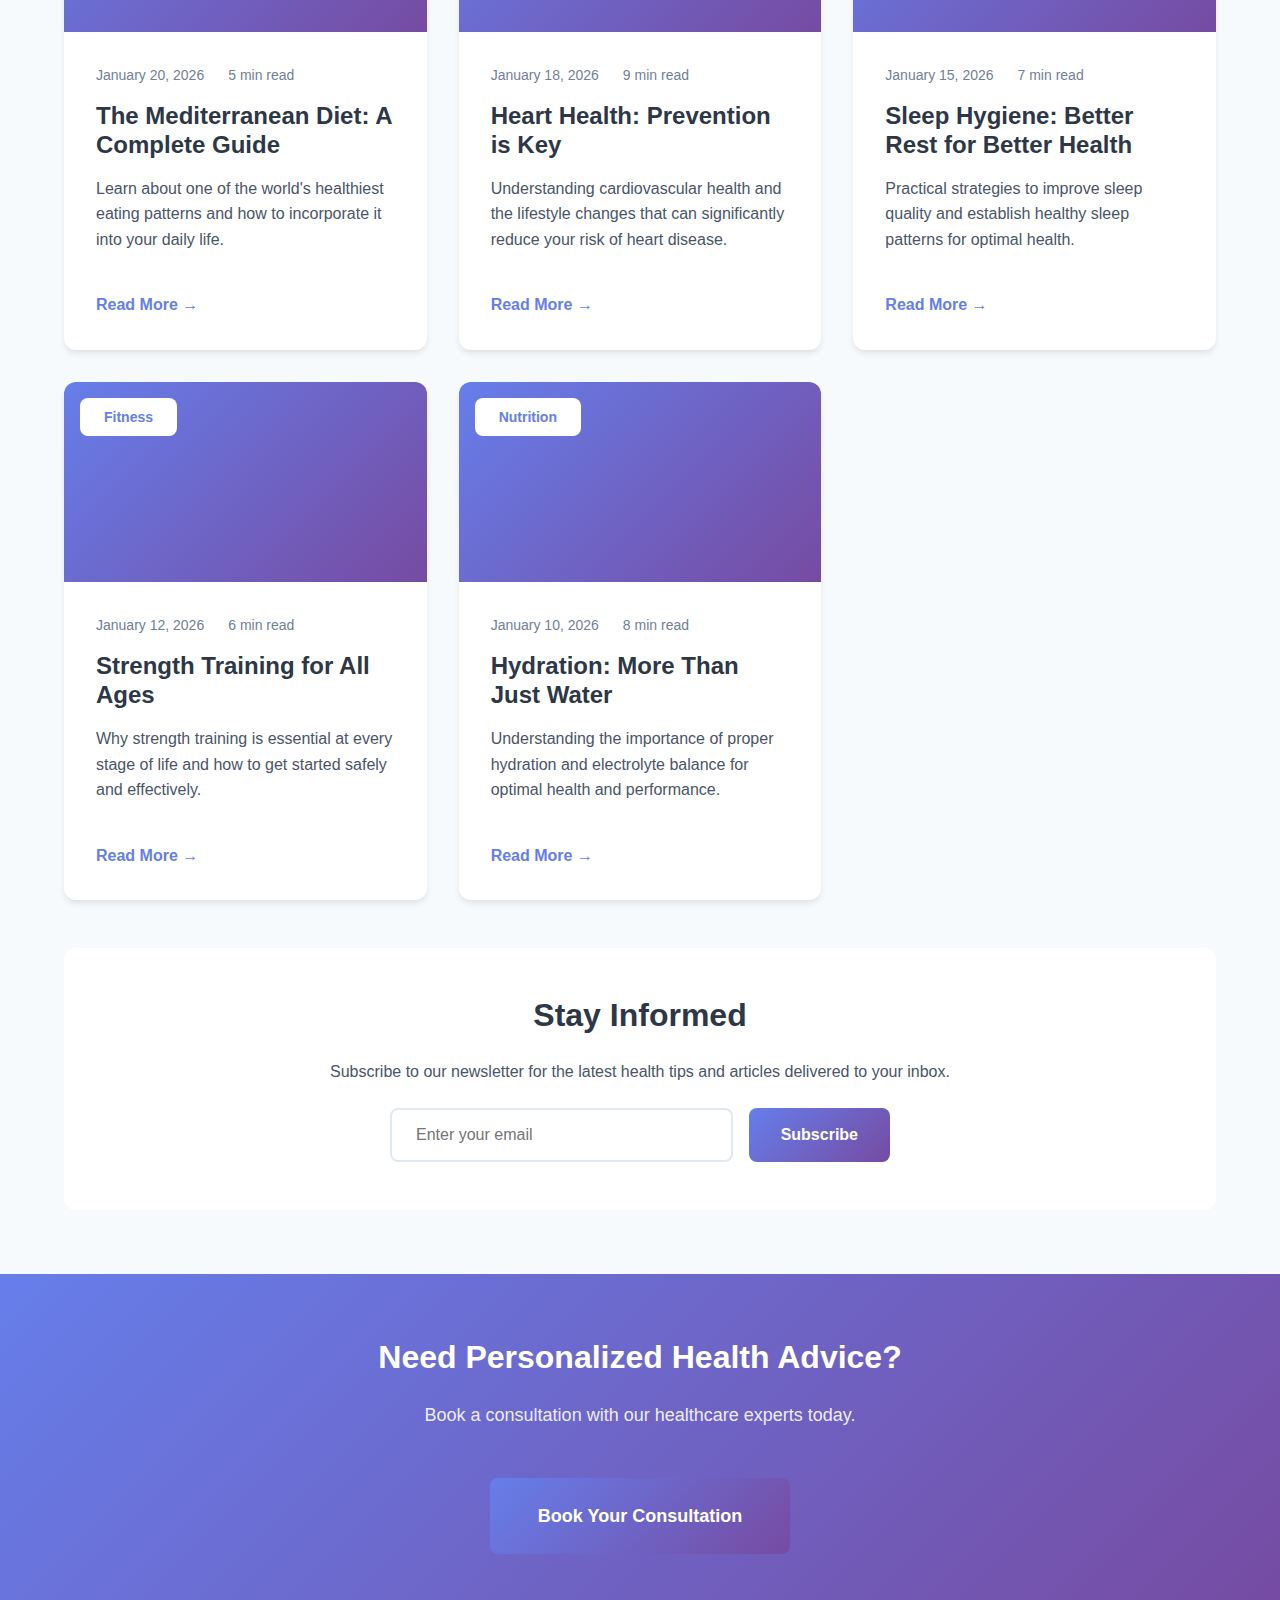
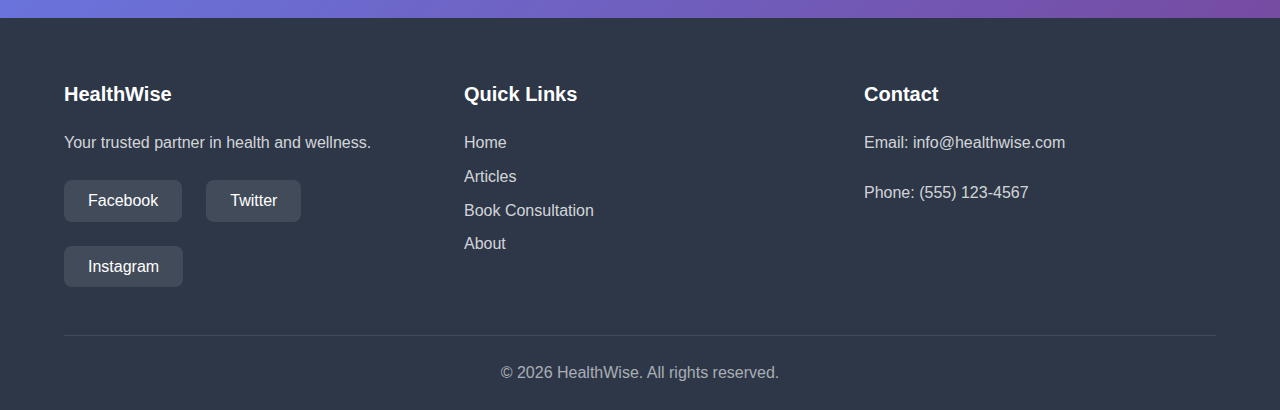
<file: articles.html>
<!DOCTYPE html>
<html lang="en">
<head>
    <meta charset="UTF-8">
    <meta name="viewport" content="width=device-width, initial-scale=1.0">
    <meta name="description" content="HealthWise - Browse our collection of health articles and wellness guides">
    <title>Health Articles - HealthWise</title>
    <link rel="stylesheet" href="styles.css">
</head>
<body>
    <!-- Navigation -->
    <nav class="navbar">
        <div class="container">
            <div class="nav-wrapper">
                <a href="index.html" class="logo">
                    <span class="logo-icon">🏥</span>
                    <span class="logo-text">HealthWise</span>
                </a>
                <ul class="nav-menu">
                    <li><a href="index.html" class="nav-link">Home</a></li>
                    <li><a href="articles.html" class="nav-link active">Articles</a></li>
                    <li><a href="booking.html" class="nav-link">Book Consultation</a></li>
                    <li><a href="about.html" class="nav-link">About</a></li>
                </ul>
            </div>
        </div>
    </nav>

    <!-- Page Header -->
    <section class="page-header">
        <div class="container">
            <h1>Health Articles & Resources</h1>
            <p>Evidence-based information to help you make informed health decisions</p>
        </div>
    </section>

    <!-- Articles Grid -->
    <section class="articles-section">
        <div class="container">
            <div class="articles-filters">
                <button class="filter-btn active" data-filter="all">All Articles</button>
                <button class="filter-btn" data-filter="chronic">Chronic Disease</button>
                <button class="filter-btn" data-filter="nutrition">Nutrition</button>
                <button class="filter-btn" data-filter="mental">Mental Health</button>
                <button class="filter-btn" data-filter="fitness">Fitness</button>
            </div>

            <div class="articles-grid">
                <!-- Featured Article -->
                <article class="article-card featured" data-category="chronic">
                    <div class="article-image">
                        <div class="article-category">Chronic Disease</div>
                        <span class="featured-badge">Featured</span>
                    </div>
                    <div class="article-content">
                        <div class="article-meta">
                            <span class="article-date">February 1, 2026</span>
                            <span class="article-read-time">10 min read</span>
                        </div>
                        <h2>Understanding Diabetes: Prevention and Management</h2>
                        <p>A comprehensive guide to understanding diabetes, including types, symptoms, risk factors, and evidence-based strategies for prevention and management. Learn how to take control of your health.</p>
                        <a href="article-diabetes.html" class="btn btn-primary">Read Full Article</a>
                    </div>
                </article>

                <!-- Regular Articles -->
                <article class="article-card" data-category="nutrition">
                    <div class="article-image">
                        <div class="article-category">Nutrition</div>
                    </div>
                    <div class="article-content">
                        <div class="article-meta">
                            <span class="article-date">January 28, 2026</span>
                            <span class="article-read-time">7 min read</span>
                        </div>
                        <h3>10 Superfoods for Better Health</h3>
                        <p>Discover the most nutrient-dense foods that can boost your immune system, improve energy levels, and support overall wellness.</p>
                        <a href="#" class="read-more">Read More →</a>
                    </div>
                </article>

                <article class="article-card" data-category="mental">
                    <div class="article-image">
                        <div class="article-category">Mental Health</div>
                    </div>
                    <div class="article-content">
                        <div class="article-meta">
                            <span class="article-date">January 25, 2026</span>
                            <span class="article-read-time">8 min read</span>
                        </div>
                        <h3>Managing Stress in Modern Life</h3>
                        <p>Evidence-based techniques to reduce stress, improve mental clarity, and enhance emotional well-being in today's fast-paced world.</p>
                        <a href="#" class="read-more">Read More →</a>
                    </div>
                </article>

                <article class="article-card" data-category="fitness">
                    <div class="article-image">
                        <div class="article-category">Fitness</div>
                    </div>
                    <div class="article-content">
                        <div class="article-meta">
                            <span class="article-date">January 22, 2026</span>
                            <span class="article-read-time">6 min read</span>
                        </div>
                        <h3>Beginner's Guide to Exercise</h3>
                        <p>Start your fitness journey with this comprehensive guide designed for beginners, including workout plans and safety tips.</p>
                        <a href="#" class="read-more">Read More →</a>
                    </div>
                </article>

                <article class="article-card" data-category="nutrition">
                    <div class="article-image">
                        <div class="article-category">Nutrition</div>
                    </div>
                    <div class="article-content">
                        <div class="article-meta">
                            <span class="article-date">January 20, 2026</span>
                            <span class="article-read-time">5 min read</span>
                        </div>
                        <h3>The Mediterranean Diet: A Complete Guide</h3>
                        <p>Learn about one of the world's healthiest eating patterns and how to incorporate it into your daily life.</p>
                        <a href="#" class="read-more">Read More →</a>
                    </div>
                </article>

                <article class="article-card" data-category="chronic">
                    <div class="article-image">
                        <div class="article-category">Chronic Disease</div>
                    </div>
                    <div class="article-content">
                        <div class="article-meta">
                            <span class="article-date">January 18, 2026</span>
                            <span class="article-read-time">9 min read</span>
                        </div>
                        <h3>Heart Health: Prevention is Key</h3>
                        <p>Understanding cardiovascular health and the lifestyle changes that can significantly reduce your risk of heart disease.</p>
                        <a href="#" class="read-more">Read More →</a>
                    </div>
                </article>

                <article class="article-card" data-category="mental">
                    <div class="article-image">
                        <div class="article-category">Mental Health</div>
                    </div>
                    <div class="article-content">
                        <div class="article-meta">
                            <span class="article-date">January 15, 2026</span>
                            <span class="article-read-time">7 min read</span>
                        </div>
                        <h3>Sleep Hygiene: Better Rest for Better Health</h3>
                        <p>Practical strategies to improve sleep quality and establish healthy sleep patterns for optimal health.</p>
                        <a href="#" class="read-more">Read More →</a>
                    </div>
                </article>

                <article class="article-card" data-category="fitness">
                    <div class="article-image">
                        <div class="article-category">Fitness</div>
                    </div>
                    <div class="article-content">
                        <div class="article-meta">
                            <span class="article-date">January 12, 2026</span>
                            <span class="article-read-time">6 min read</span>
                        </div>
                        <h3>Strength Training for All Ages</h3>
                        <p>Why strength training is essential at every stage of life and how to get started safely and effectively.</p>
                        <a href="#" class="read-more">Read More →</a>
                    </div>
                </article>

                <article class="article-card" data-category="nutrition">
                    <div class="article-image">
                        <div class="article-category">Nutrition</div>
                    </div>
                    <div class="article-content">
                        <div class="article-meta">
                            <span class="article-date">January 10, 2026</span>
                            <span class="article-read-time">8 min read</span>
                        </div>
                        <h3>Hydration: More Than Just Water</h3>
                        <p>Understanding the importance of proper hydration and electrolyte balance for optimal health and performance.</p>
                        <a href="#" class="read-more">Read More →</a>
                    </div>
                </article>
            </div>

            <!-- Newsletter Signup -->
            <div class="newsletter-section">
                <h2>Stay Informed</h2>
                <p>Subscribe to our newsletter for the latest health tips and articles delivered to your inbox.</p>
                <form class="newsletter-form" id="newsletterForm">
                    <input type="email" placeholder="Enter your email" required>
                    <button type="submit" class="btn btn-primary">Subscribe</button>
                </form>
            </div>
        </div>
    </section>

    <!-- CTA Section -->
    <section class="cta-section">
        <div class="container">
            <div class="cta-content">
                <h2>Need Personalized Health Advice?</h2>
                <p>Book a consultation with our healthcare experts today.</p>
                <a href="booking.html" class="btn btn-primary btn-lg cta-button">Book Your Consultation</a>
            </div>
        </div>
    </section>

    <!-- Footer -->
    <footer class="footer">
        <div class="container">
            <div class="footer-content">
                <div class="footer-section">
                    <h4>HealthWise</h4>
                    <p>Your trusted partner in health and wellness.</p>
                    <div class="social-links">
                        <a href="https://facebook.com" target="_blank" rel="noopener noreferrer" class="social-link" data-social="facebook">Facebook</a>
                        <a href="https://twitter.com" target="_blank" rel="noopener noreferrer" class="social-link" data-social="twitter">Twitter</a>
                        <a href="https://instagram.com" target="_blank" rel="noopener noreferrer" class="social-link" data-social="instagram">Instagram</a>
                    </div>
                </div>
                <div class="footer-section">
                    <h4>Quick Links</h4>
                    <ul class="footer-links">
                        <li><a href="index.html">Home</a></li>
                        <li><a href="articles.html">Articles</a></li>
                        <li><a href="booking.html">Book Consultation</a></li>
                        <li><a href="about.html">About</a></li>
                    </ul>
                </div>
                <div class="footer-section">
                    <h4>Contact</h4>
                    <p>Email: info@healthwise.com</p>
                    <p>Phone: (555) 123-4567</p>
                </div>
            </div>
            <div class="footer-bottom">
                <p>&copy; 2026 HealthWise. All rights reserved.</p>
            </div>
        </div>
    </footer>

    <!-- GA4 Tracking -->
    <script src="ga4-tracking.js"></script>
</body>
</html>
</file>
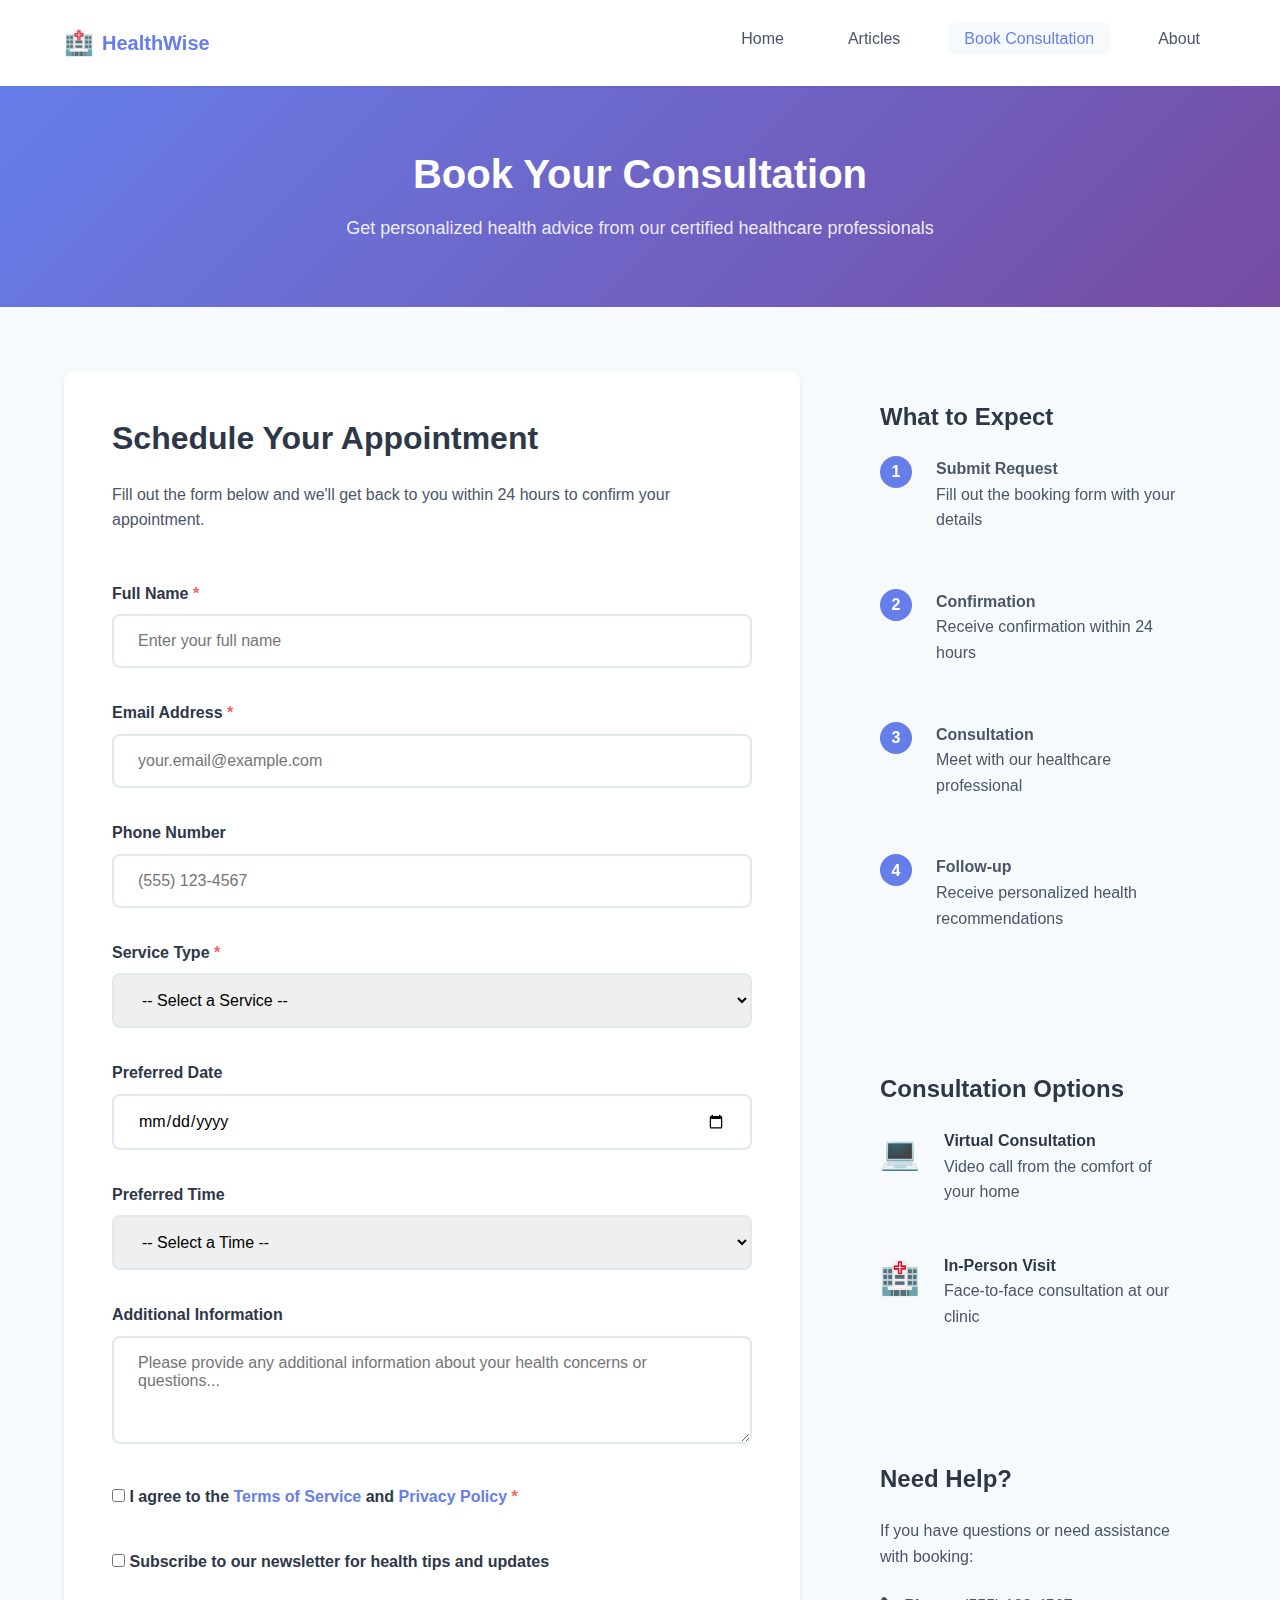
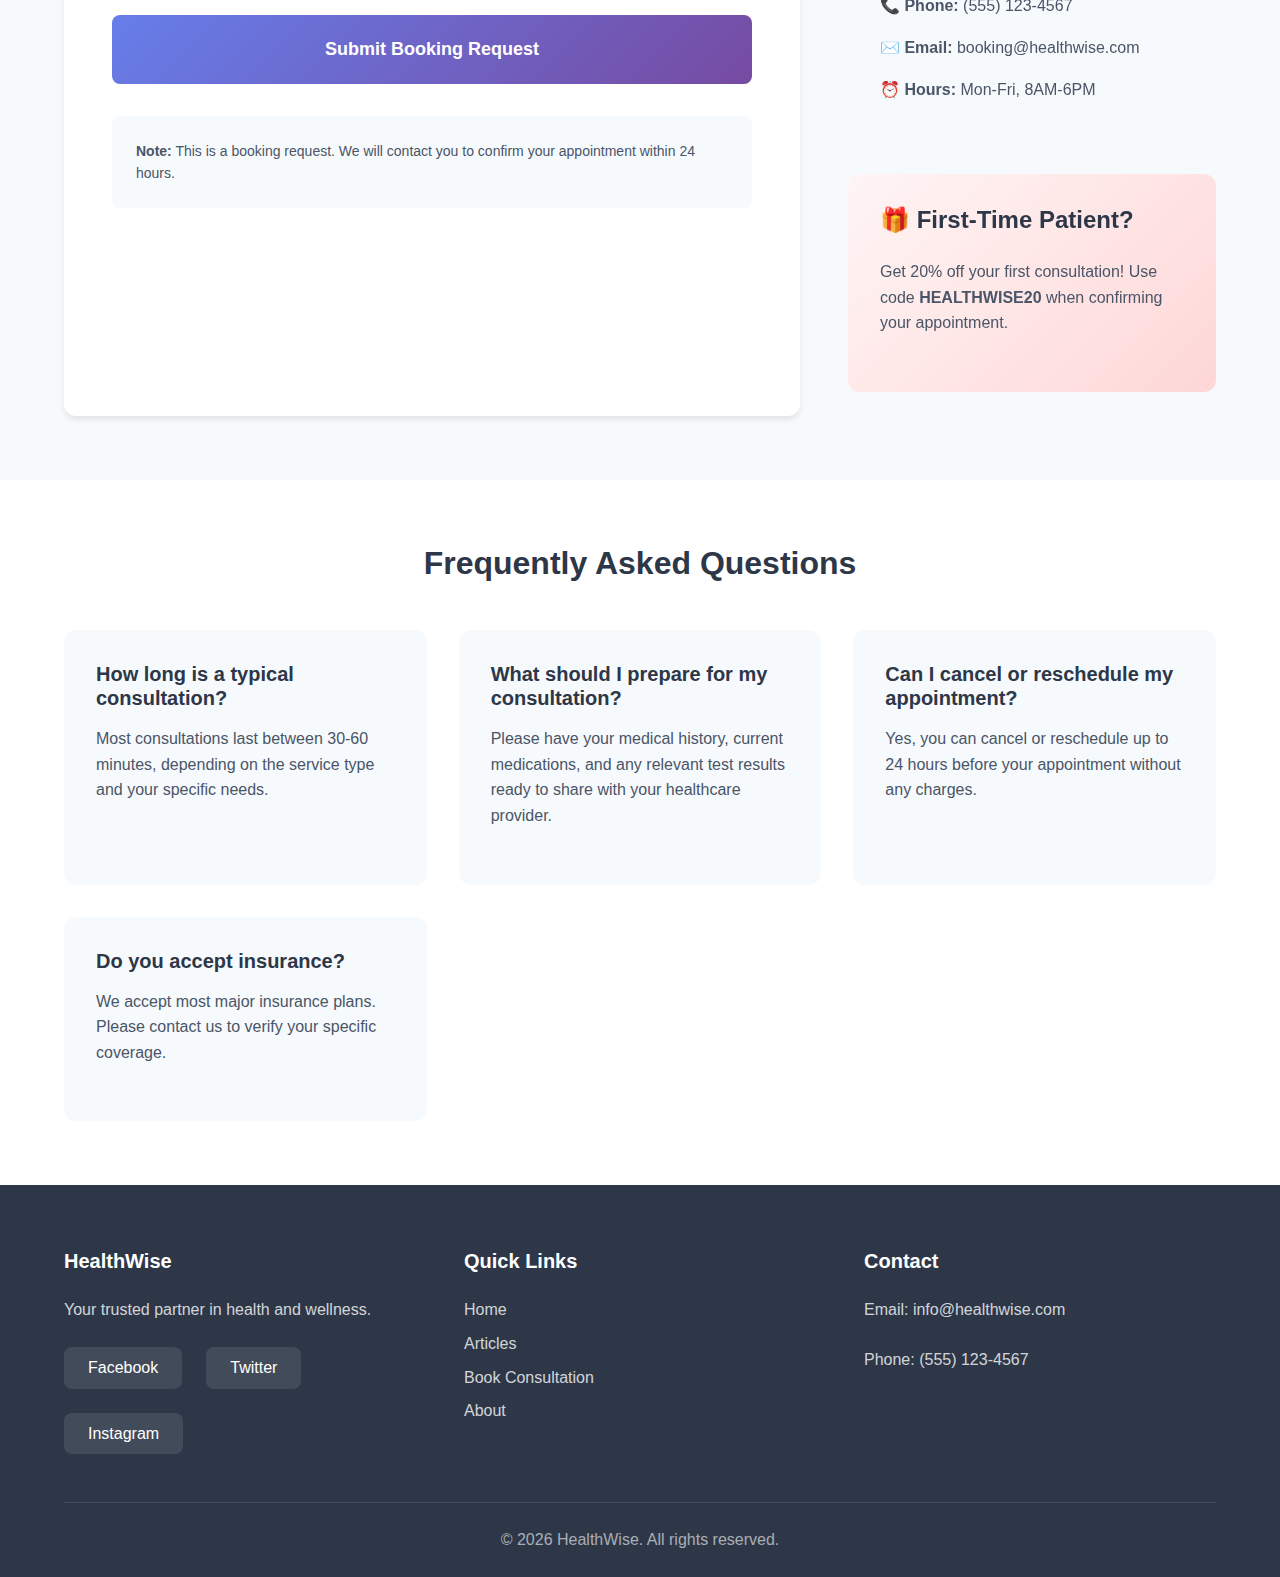
<file: booking.html>
<!DOCTYPE html>
<html lang="en">
<head>
    <meta charset="UTF-8">
    <meta name="viewport" content="width=device-width, initial-scale=1.0">
    <meta name="description" content="Book a health consultation with HealthWise certified healthcare professionals">
    <title>Book Consultation - HealthWise</title>
    <link rel="stylesheet" href="styles.css">
</head>
<body>
    <!-- Navigation -->
    <nav class="navbar">
        <div class="container">
            <div class="nav-wrapper">
                <a href="index.html" class="logo">
                    <span class="logo-icon">🏥</span>
                    <span class="logo-text">HealthWise</span>
                </a>
                <ul class="nav-menu">
                    <li><a href="index.html" class="nav-link">Home</a></li>
                    <li><a href="articles.html" class="nav-link">Articles</a></li>
                    <li><a href="booking.html" class="nav-link active">Book Consultation</a></li>
                    <li><a href="about.html" class="nav-link">About</a></li>
                </ul>
            </div>
        </div>
    </nav>

    <!-- Page Header -->
    <section class="page-header">
        <div class="container">
            <h1>Book Your Consultation</h1>
            <p>Get personalized health advice from our certified healthcare professionals</p>
        </div>
    </section>

    <!-- Booking Form Section -->
    <section class="booking-section">
        <div class="container">
            <div class="booking-wrapper">
                <!-- Form -->
                <div class="booking-form-container">
                    <h2>Schedule Your Appointment</h2>
                    <p class="form-description">Fill out the form below and we'll get back to you within 24 hours to confirm your appointment.</p>

                    <form id="bookingForm" class="booking-form">
                        <div class="form-group">
                            <label for="fullName">Full Name <span class="required">*</span></label>
                            <input 
                                type="text" 
                                id="fullName" 
                                name="fullName" 
                                required
                                placeholder="Enter your full name"
                                aria-required="true"
                            >
                        </div>

                        <div class="form-group">
                            <label for="email">Email Address <span class="required">*</span></label>
                            <input 
                                type="email" 
                                id="email" 
                                name="email" 
                                required
                                placeholder="your.email@example.com"
                                aria-required="true"
                            >
                        </div>

                        <div class="form-group">
                            <label for="phone">Phone Number</label>
                            <input 
                                type="tel" 
                                id="phone" 
                                name="phone"
                                placeholder="(555) 123-4567"
                            >
                        </div>

                        <div class="form-group">
                            <label for="serviceType">Service Type <span class="required">*</span></label>
                            <select 
                                id="serviceType" 
                                name="serviceType" 
                                required
                                aria-required="true"
                            >
                                <option value="">-- Select a Service --</option>
                                <option value="general-consultation">General Health Consultation</option>
                                <option value="diabetes-management">Diabetes Management</option>
                                <option value="nutrition-counseling">Nutrition Counseling</option>
                                <option value="mental-health">Mental Health Support</option>
                                <option value="weight-management">Weight Management</option>
                                <option value="preventive-care">Preventive Care</option>
                                <option value="chronic-disease">Chronic Disease Management</option>
                                <option value="other">Other</option>
                            </select>
                        </div>

                        <div class="form-group">
                            <label for="preferredDate">Preferred Date</label>
                            <input 
                                type="date" 
                                id="preferredDate" 
                                name="preferredDate"
                                min="2026-02-04"
                            >
                        </div>

                        <div class="form-group">
                            <label for="preferredTime">Preferred Time</label>
                            <select id="preferredTime" name="preferredTime">
                                <option value="">-- Select a Time --</option>
                                <option value="morning">Morning (8:00 AM - 12:00 PM)</option>
                                <option value="afternoon">Afternoon (12:00 PM - 5:00 PM)</option>
                                <option value="evening">Evening (5:00 PM - 8:00 PM)</option>
                            </select>
                        </div>

                        <div class="form-group">
                            <label for="message">Additional Information</label>
                            <textarea 
                                id="message" 
                                name="message" 
                                rows="4"
                                placeholder="Please provide any additional information about your health concerns or questions..."
                            ></textarea>
                        </div>

                        <div class="form-group checkbox-group">
                            <label class="checkbox-label">
                                <input 
                                    type="checkbox" 
                                    name="terms" 
                                    required
                                    aria-required="true"
                                >
                                <span>I agree to the <a href="#" class="link">Terms of Service</a> and <a href="#" class="link">Privacy Policy</a> <span class="required">*</span></span>
                            </label>
                        </div>

                        <div class="form-group checkbox-group">
                            <label class="checkbox-label">
                                <input 
                                    type="checkbox" 
                                    name="newsletter"
                                >
                                <span>Subscribe to our newsletter for health tips and updates</span>
                            </label>
                        </div>

                        <button type="submit" class="btn btn-primary btn-lg btn-block">
                            Submit Booking Request
                        </button>

                        <p class="form-note">
                            <strong>Note:</strong> This is a booking request. We will contact you to confirm your appointment within 24 hours.
                        </p>
                    </form>

                    <!-- Success Message (Hidden by default) -->
                    <div id="successMessage" class="success-message" style="display: none;">
                        <div class="success-icon">✓</div>
                        <h3>Booking Request Submitted!</h3>
                        <p>Thank you for choosing HealthWise. We've received your consultation request and will contact you within 24 hours to confirm your appointment.</p>
                        <p>A confirmation email has been sent to <strong id="confirmedEmail"></strong></p>
                        <button class="btn btn-outline" onclick="location.reload()">Submit Another Request</button>
                    </div>
                </div>

                <!-- Sidebar Information -->
                <aside class="booking-sidebar">
                    <div class="sidebar-card">
                        <h3>What to Expect</h3>
                        <ul class="expectation-list">
                            <li>
                                <span class="step-number">1</span>
                                <div>
                                    <strong>Submit Request</strong>
                                    <p>Fill out the booking form with your details</p>
                                </div>
                            </li>
                            <li>
                                <span class="step-number">2</span>
                                <div>
                                    <strong>Confirmation</strong>
                                    <p>Receive confirmation within 24 hours</p>
                                </div>
                            </li>
                            <li>
                                <span class="step-number">3</span>
                                <div>
                                    <strong>Consultation</strong>
                                    <p>Meet with our healthcare professional</p>
                                </div>
                            </li>
                            <li>
                                <span class="step-number">4</span>
                                <div>
                                    <strong>Follow-up</strong>
                                    <p>Receive personalized health recommendations</p>
                                </div>
                            </li>
                        </ul>
                    </div>

                    <div class="sidebar-card">
                        <h3>Consultation Options</h3>
                        <div class="consultation-options">
                            <div class="option">
                                <span class="option-icon">💻</span>
                                <div>
                                    <strong>Virtual Consultation</strong>
                                    <p>Video call from the comfort of your home</p>
                                </div>
                            </div>
                            <div class="option">
                                <span class="option-icon">🏥</span>
                                <div>
                                    <strong>In-Person Visit</strong>
                                    <p>Face-to-face consultation at our clinic</p>
                                </div>
                            </div>
                        </div>
                    </div>

                    <div class="sidebar-card">
                        <h3>Need Help?</h3>
                        <p>If you have questions or need assistance with booking:</p>
                        <div class="contact-info">
                            <p><strong>📞 Phone:</strong> (555) 123-4567</p>
                            <p><strong>✉️ Email:</strong> booking@healthwise.com</p>
                            <p><strong>⏰ Hours:</strong> Mon-Fri, 8AM-6PM</p>
                        </div>
                    </div>

                    <div class="sidebar-card highlight">
                        <h3>🎁 First-Time Patient?</h3>
                        <p>Get 20% off your first consultation! Use code <strong>HEALTHWISE20</strong> when confirming your appointment.</p>
                    </div>
                </aside>
            </div>
        </div>
    </section>

    <!-- FAQ Section -->
    <section class="faq-section">
        <div class="container">
            <h2 class="section-title">Frequently Asked Questions</h2>
            <div class="faq-grid">
                <div class="faq-item">
                    <h4>How long is a typical consultation?</h4>
                    <p>Most consultations last between 30-60 minutes, depending on the service type and your specific needs.</p>
                </div>
                <div class="faq-item">
                    <h4>What should I prepare for my consultation?</h4>
                    <p>Please have your medical history, current medications, and any relevant test results ready to share with your healthcare provider.</p>
                </div>
                <div class="faq-item">
                    <h4>Can I cancel or reschedule my appointment?</h4>
                    <p>Yes, you can cancel or reschedule up to 24 hours before your appointment without any charges.</p>
                </div>
                <div class="faq-item">
                    <h4>Do you accept insurance?</h4>
                    <p>We accept most major insurance plans. Please contact us to verify your specific coverage.</p>
                </div>
            </div>
        </div>
    </section>

    <!-- Footer -->
    <footer class="footer">
        <div class="container">
            <div class="footer-content">
                <div class="footer-section">
                    <h4>HealthWise</h4>
                    <p>Your trusted partner in health and wellness.</p>
                    <div class="social-links">
                        <a href="https://facebook.com" target="_blank" rel="noopener noreferrer" class="social-link" data-social="facebook">Facebook</a>
                        <a href="https://twitter.com" target="_blank" rel="noopener noreferrer" class="social-link" data-social="twitter">Twitter</a>
                        <a href="https://instagram.com" target="_blank" rel="noopener noreferrer" class="social-link" data-social="instagram">Instagram</a>
                    </div>
                </div>
                <div class="footer-section">
                    <h4>Quick Links</h4>
                    <ul class="footer-links">
                        <li><a href="index.html">Home</a></li>
                        <li><a href="articles.html">Articles</a></li>
                        <li><a href="booking.html">Book Consultation</a></li>
                        <li><a href="about.html">About</a></li>
                    </ul>
                </div>
                <div class="footer-section">
                    <h4>Contact</h4>
                    <p>Email: info@healthwise.com</p>
                    <p>Phone: (555) 123-4567</p>
                </div>
            </div>
            <div class="footer-bottom">
                <p>&copy; 2026 HealthWise. All rights reserved.</p>
            </div>
        </div>
    </footer>

    <!-- GA4 Tracking -->
    <script src="ga4-tracking.js"></script>
</body>
</html>
</file>
<file: styles.css>
/* ============================================
   HealthWise - Modern Health Blog CSS
   ============================================ */

/* === CSS Variables === */
:root {
    /* Colors */
    --primary-color: #667eea;
    --primary-dark: #5568d3;
    --secondary-color: #764ba2;
    --accent-color: #f093fb;
    --text-primary: #2d3748;
    --text-secondary: #4a5568;
    --text-light: #718096;
    --background: #ffffff;
    --background-light: #f7fafc;
    --background-gray: #edf2f7;
    --border-color: #e2e8f0;
    --success-color: #48bb78;
    --warning-color: #ed8936;
    --error-color: #f56565;
    
    /* Spacing */
    --spacing-xs: 0.5rem;
    --spacing-sm: 1rem;
    --spacing-md: 1.5rem;
    --spacing-lg: 2rem;
    --spacing-xl: 3rem;
    --spacing-2xl: 4rem;
    
    /* Typography */
    --font-family: -apple-system, BlinkMacSystemFont, 'Segoe UI', Roboto, 'Helvetica Neue', Arial, sans-serif;
    --font-size-sm: 0.875rem;
    --font-size-base: 1rem;
    --font-size-lg: 1.125rem;
    --font-size-xl: 1.25rem;
    --font-size-2xl: 1.5rem;
    --font-size-3xl: 2rem;
    --font-size-4xl: 2.5rem;
    
    /* Border Radius */
    --radius-sm: 0.375rem;
    --radius-md: 0.5rem;
    --radius-lg: 0.75rem;
    --radius-xl: 1rem;
    
    /* Shadows */
    --shadow-sm: 0 1px 2px 0 rgba(0, 0, 0, 0.05);
    --shadow-md: 0 4px 6px -1px rgba(0, 0, 0, 0.1);
    --shadow-lg: 0 10px 15px -3px rgba(0, 0, 0, 0.1);
    --shadow-xl: 0 20px 25px -5px rgba(0, 0, 0, 0.1);
    
    /* Transitions */
    --transition: all 0.3s ease;
}

/* === Global Styles === */
* {
    margin: 0;
    padding: 0;
    box-sizing: border-box;
}

html {
    scroll-behavior: smooth;
}

body {
    font-family: var(--font-family);
    font-size: var(--font-size-base);
    line-height: 1.6;
    color: var(--text-primary);
    background-color: var(--background);
}

.container {
    max-width: 1200px;
    margin: 0 auto;
    padding: 0 var(--spacing-md);
}

/* === Typography === */
h1, h2, h3, h4, h5, h6 {
    line-height: 1.2;
    margin-bottom: var(--spacing-md);
    font-weight: 700;
    color: var(--text-primary);
}

h1 {
    font-size: var(--font-size-4xl);
}

h2 {
    font-size: var(--font-size-3xl);
}

h3 {
    font-size: var(--font-size-2xl);
}

h4 {
    font-size: var(--font-size-xl);
}

p {
    margin-bottom: var(--spacing-md);
    color: var(--text-secondary);
}

a {
    color: var(--primary-color);
    text-decoration: none;
    transition: var(--transition);
}

a:hover {
    color: var(--primary-dark);
}

ul, ol {
    margin-bottom: var(--spacing-md);
    padding-left: var(--spacing-lg);
}

li {
    margin-bottom: var(--spacing-xs);
    color: var(--text-secondary);
}

/* === Navigation Bar === */
.navbar {
    background: var(--background);
    box-shadow: var(--shadow-sm);
    position: sticky;
    top: 0;
    z-index: 1000;
    padding: var(--spacing-md) 0;
}

.nav-wrapper {
    display: flex;
    justify-content: space-between;
    align-items: center;
}

.logo {
    display: flex;
    align-items: center;
    gap: var(--spacing-xs);
    font-size: var(--font-size-xl);
    font-weight: 700;
    color: var(--primary-color);
}

.logo-icon {
    font-size: var(--font-size-2xl);
}

.nav-menu {
    display: flex;
    list-style: none;
    gap: var(--spacing-lg);
    margin: 0;
    padding: 0;
}

.nav-link {
    color: var(--text-secondary);
    font-weight: 500;
    padding: var(--spacing-xs) var(--spacing-sm);
    border-radius: var(--radius-md);
    transition: var(--transition);
}

.nav-link:hover,
.nav-link.active {
    color: var(--primary-color);
    background: var(--background-light);
}

/* === Buttons === */
.btn {
    display: inline-block;
    padding: var(--spacing-sm) var(--spacing-lg);
    font-size: var(--font-size-base);
    font-weight: 600;
    text-align: center;
    border: none;
    border-radius: var(--radius-md);
    cursor: pointer;
    transition: var(--transition);
    text-decoration: none;
}

.btn-primary {
    background: linear-gradient(135deg, var(--primary-color), var(--secondary-color));
    color: white;
}

.btn-primary:hover {
    transform: translateY(-2px);
    box-shadow: var(--shadow-lg);
}

.btn-secondary {
    background: var(--background-light);
    color: var(--primary-color);
    border: 2px solid var(--primary-color);
}

.btn-secondary:hover {
    background: var(--primary-color);
    color: white;
}

.btn-outline {
    background: transparent;
    color: var(--primary-color);
    border: 2px solid var(--primary-color);
}

.btn-outline:hover {
    background: var(--primary-color);
    color: white;
}

.btn-lg {
    padding: var(--spacing-md) var(--spacing-xl);
    font-size: var(--font-size-lg);
}

.btn-block {
    display: block;
    width: 100%;
}

/* === Hero Section === */
.hero {
    background: linear-gradient(135deg, #667eea 0%, #764ba2 100%);
    color: white;
    padding: var(--spacing-2xl) 0;
    text-align: center;
}

.hero-content {
    max-width: 800px;
    margin: 0 auto;
}

.hero-title {
    font-size: 3rem;
    margin-bottom: var(--spacing-md);
    color: white;
}

.hero-subtitle {
    font-size: var(--font-size-xl);
    margin-bottom: var(--spacing-xl);
    color: rgba(255, 255, 255, 0.9);
}

.hero-buttons {
    display: flex;
    gap: var(--spacing-md);
    justify-content: center;
    flex-wrap: wrap;
}

/* === Page Header === */
.page-header {
    background: linear-gradient(135deg, var(--primary-color), var(--secondary-color));
    color: white;
    padding: var(--spacing-2xl) 0;
    text-align: center;
}

.page-header h1 {
    color: white;
    margin-bottom: var(--spacing-sm);
}

.page-header p {
    font-size: var(--font-size-lg);
    color: rgba(255, 255, 255, 0.9);
    margin: 0;
}

/* === Features Section === */
.features {
    padding: var(--spacing-2xl) 0;
}

.section-title {
    text-align: center;
    margin-bottom: var(--spacing-xl);
}

.features-grid {
    display: grid;
    grid-template-columns: repeat(auto-fit, minmax(300px, 1fr));
    gap: var(--spacing-lg);
}

.feature-card {
    text-align: center;
    padding: var(--spacing-xl);
    border-radius: var(--radius-lg);
    background: var(--background-light);
    transition: var(--transition);
}

.feature-card:hover {
    transform: translateY(-5px);
    box-shadow: var(--shadow-lg);
}

.feature-icon {
    font-size: 3rem;
    margin-bottom: var(--spacing-md);
}

/* === Articles Grid === */
.latest-articles,
.articles-section {
    padding: var(--spacing-2xl) 0;
    background: var(--background-light);
}

.articles-grid {
    display: grid;
    grid-template-columns: repeat(auto-fill, minmax(300px, 1fr));
    gap: var(--spacing-lg);
    margin-bottom: var(--spacing-xl);
}

.article-card {
    background: var(--background);
    border-radius: var(--radius-lg);
    overflow: hidden;
    box-shadow: var(--shadow-md);
    transition: var(--transition);
}

.article-card:hover {
    transform: translateY(-5px);
    box-shadow: var(--shadow-xl);
}

.article-card.featured {
    grid-column: 1 / -1;
    display: grid;
    grid-template-columns: 1fr 1fr;
    gap: var(--spacing-lg);
}

.article-image {
    background: linear-gradient(135deg, #667eea 0%, #764ba2 100%);
    height: 200px;
    position: relative;
    display: flex;
    align-items: center;
    justify-content: center;
    font-size: 3rem;
}

.article-card.featured .article-image {
    height: 100%;
    min-height: 300px;
}

.article-category {
    position: absolute;
    top: var(--spacing-sm);
    left: var(--spacing-sm);
    background: white;
    color: var(--primary-color);
    padding: var(--spacing-xs) var(--spacing-md);
    border-radius: var(--radius-md);
    font-size: var(--font-size-sm);
    font-weight: 600;
}

.featured-badge {
    position: absolute;
    top: var(--spacing-sm);
    right: var(--spacing-sm);
    background: var(--warning-color);
    color: white;
    padding: var(--spacing-xs) var(--spacing-md);
    border-radius: var(--radius-md);
    font-size: var(--font-size-sm);
    font-weight: 600;
}

.article-content {
    padding: var(--spacing-lg);
}

.article-meta {
    display: flex;
    gap: var(--spacing-md);
    margin-bottom: var(--spacing-sm);
    font-size: var(--font-size-sm);
    color: var(--text-light);
}

.article-card h3,
.article-card h2 {
    margin-bottom: var(--spacing-sm);
}

.read-more {
    color: var(--primary-color);
    font-weight: 600;
    display: inline-flex;
    align-items: center;
    margin-top: var(--spacing-sm);
}

.read-more:hover {
    gap: var(--spacing-xs);
}

/* === Article Filters === */
.articles-filters {
    display: flex;
    gap: var(--spacing-sm);
    margin-bottom: var(--spacing-xl);
    flex-wrap: wrap;
    justify-content: center;
}

.filter-btn {
    padding: var(--spacing-sm) var(--spacing-lg);
    background: white;
    border: 2px solid var(--border-color);
    border-radius: var(--radius-md);
    cursor: pointer;
    transition: var(--transition);
    font-weight: 500;
}

.filter-btn:hover,
.filter-btn.active {
    background: var(--primary-color);
    color: white;
    border-color: var(--primary-color);
}

/* === Newsletter Section === */
.newsletter-section {
    background: var(--background);
    padding: var(--spacing-xl);
    border-radius: var(--radius-lg);
    text-align: center;
    margin-top: var(--spacing-xl);
}

.newsletter-form {
    display: flex;
    gap: var(--spacing-sm);
    max-width: 500px;
    margin: 0 auto;
}

.newsletter-form input {
    flex: 1;
    padding: var(--spacing-sm) var(--spacing-md);
    border: 2px solid var(--border-color);
    border-radius: var(--radius-md);
    font-size: var(--font-size-base);
}

/* === Article Detail Page === */
.article-detail {
    background: var(--background);
}

.article-header-section {
    background: var(--background-light);
    padding: var(--spacing-xl) 0;
}

.breadcrumb {
    color: var(--text-light);
    margin-bottom: var(--spacing-md);
    font-size: var(--font-size-sm);
}

.article-category-badge {
    display: inline-block;
    background: var(--primary-color);
    color: white;
    padding: var(--spacing-xs) var(--spacing-md);
    border-radius: var(--radius-md);
    font-size: var(--font-size-sm);
    font-weight: 600;
    margin-bottom: var(--spacing-md);
}

.article-title {
    font-size: 2.5rem;
    margin-bottom: var(--spacing-md);
}

.article-meta-info {
    display: flex;
    gap: var(--spacing-lg);
    margin-bottom: var(--spacing-lg);
    color: var(--text-light);
    font-size: var(--font-size-sm);
}

.article-share {
    display: flex;
    gap: var(--spacing-sm);
    align-items: center;
    flex-wrap: wrap;
}

.share-btn {
    padding: var(--spacing-xs) var(--spacing-md);
    background: white;
    border: 2px solid var(--border-color);
    border-radius: var(--radius-md);
    cursor: pointer;
    transition: var(--transition);
    font-size: var(--font-size-sm);
    display: inline-flex;
    align-items: center;
    gap: var(--spacing-xs);
}

.share-btn:hover {
    background: var(--primary-color);
    color: white;
    border-color: var(--primary-color);
}

.article-body {
    padding: var(--spacing-2xl) 0;
}

.article-content-wrapper {
    display: grid;
    grid-template-columns: 1fr 300px;
    gap: var(--spacing-xl);
}

.article-main-content {
    max-width: 800px;
}

.article-featured-image {
    margin-bottom: var(--spacing-xl);
}

.article-text h2 {
    margin-top: var(--spacing-xl);
    margin-bottom: var(--spacing-md);
}

.article-text h3 {
    margin-top: var(--spacing-lg);
    margin-bottom: var(--spacing-md);
}

.info-box,
.warning-box {
    padding: var(--spacing-lg);
    border-radius: var(--radius-md);
    margin: var(--spacing-xl) 0;
}

.info-box {
    background: #e6fffa;
    border-left: 4px solid #38b2ac;
}

.warning-box {
    background: #fffaf0;
    border-left: 4px solid var(--warning-color);
}

.info-box h4,
.warning-box h4 {
    margin-bottom: var(--spacing-sm);
}

.collapsed-content {
    max-height: 0;
    overflow: hidden;
    transition: max-height 0.5s ease-out;
}

.collapsed-content:not(.collapsed-content) {
    max-height: none;
}

.author-bio {
    display: flex;
    gap: var(--spacing-md);
    padding: var(--spacing-lg);
    background: var(--background-light);
    border-radius: var(--radius-lg);
    margin-top: var(--spacing-xl);
}

.author-avatar {
    font-size: 3rem;
    width: 80px;
    height: 80px;
    display: flex;
    align-items: center;
    justify-content: center;
    background: white;
    border-radius: 50%;
}

.related-articles {
    margin-top: var(--spacing-2xl);
}

.related-grid {
    display: grid;
    grid-template-columns: repeat(auto-fit, minmax(200px, 1fr));
    gap: var(--spacing-md);
    margin-top: var(--spacing-md);
}

.related-card {
    padding: var(--spacing-lg);
    background: var(--background-light);
    border-radius: var(--radius-lg);
    transition: var(--transition);
}

.related-card:hover {
    box-shadow: var(--shadow-md);
}

/* === Sidebar === */
.article-sidebar {
    position: sticky;
    top: 100px;
    align-self: flex-start;
}

.sidebar-card {
    background: var(--background-light);
    padding: var(--spacing-lg);
    border-radius: var(--radius-lg);
    margin-bottom: var(--spacing-md);
}

.sidebar-card.highlight {
    background: linear-gradient(135deg, #fff5f5 0%, #fed7d7 100%);
}

.sidebar-links {
    list-style: none;
    padding: 0;
}

.sidebar-links li {
    margin-bottom: var(--spacing-sm);
}

.sidebar-links a {
    color: var(--text-secondary);
}

.sidebar-links a:hover {
    color: var(--primary-color);
}

/* === Booking Form === */
.booking-section {
    padding: var(--spacing-2xl) 0;
    background: var(--background-light);
}

.booking-wrapper {
    display: grid;
    grid-template-columns: 2fr 1fr;
    gap: var(--spacing-xl);
}

.booking-form-container {
    background: white;
    padding: var(--spacing-xl);
    border-radius: var(--radius-lg);
    box-shadow: var(--shadow-md);
}

.form-description {
    margin-bottom: var(--spacing-xl);
}

.form-group {
    margin-bottom: var(--spacing-lg);
}

.form-group label {
    display: block;
    margin-bottom: var(--spacing-xs);
    font-weight: 600;
    color: var(--text-primary);
}

.required {
    color: var(--error-color);
}

.form-group input,
.form-group select,
.form-group textarea {
    width: 100%;
    padding: var(--spacing-sm) var(--spacing-md);
    border: 2px solid var(--border-color);
    border-radius: var(--radius-md);
    font-size: var(--font-size-base);
    font-family: var(--font-family);
    transition: var(--transition);
}

.form-group input:focus,
.form-group select:focus,
.form-group textarea:focus {
    outline: none;
    border-color: var(--primary-color);
    box-shadow: 0 0 0 3px rgba(102, 126, 234, 0.1);
}

.checkbox-group {
    display: flex;
    align-items: flex-start;
}

.checkbox-label {
    display: flex;
    align-items: flex-start;
    gap: var(--spacing-sm);
    cursor: pointer;
    font-weight: normal;
}

.checkbox-label input[type="checkbox"] {
    width: auto;
    margin-top: 4px;
}

.form-note {
    background: var(--background-light);
    padding: var(--spacing-md);
    border-radius: var(--radius-md);
    margin-top: var(--spacing-lg);
    font-size: var(--font-size-sm);
}

.success-message {
    text-align: center;
    padding: var(--spacing-xl);
}

.success-icon {
    width: 80px;
    height: 80px;
    background: var(--success-color);
    color: white;
    border-radius: 50%;
    display: flex;
    align-items: center;
    justify-content: center;
    font-size: 3rem;
    margin: 0 auto var(--spacing-lg);
}

/* === Booking Sidebar === */
.booking-sidebar {
    position: sticky;
    top: 100px;
    align-self: flex-start;
}

.expectation-list {
    list-style: none;
    padding: 0;
}

.expectation-list li {
    display: flex;
    gap: var(--spacing-md);
    margin-bottom: var(--spacing-lg);
}

.step-number {
    width: 32px;
    height: 32px;
    background: var(--primary-color);
    color: white;
    border-radius: 50%;
    display: flex;
    align-items: center;
    justify-content: center;
    font-weight: 700;
    flex-shrink: 0;
}

.consultation-options .option {
    display: flex;
    gap: var(--spacing-md);
    margin-bottom: var(--spacing-md);
}

.option-icon {
    font-size: 2rem;
}

.contact-info p {
    margin-bottom: var(--spacing-sm);
}

/* === FAQ Section === */
.faq-section {
    padding: var(--spacing-2xl) 0;
}

.faq-grid {
    display: grid;
    grid-template-columns: repeat(auto-fit, minmax(300px, 1fr));
    gap: var(--spacing-lg);
    margin-top: var(--spacing-lg);
}

.faq-item {
    padding: var(--spacing-lg);
    background: var(--background-light);
    border-radius: var(--radius-lg);
}

.faq-item h4 {
    margin-bottom: var(--spacing-sm);
}

/* === About Page === */
.about-section {
    padding: var(--spacing-2xl) 0;
}

.about-content {
    display: grid;
    grid-template-columns: 1fr 1fr;
    gap: var(--spacing-xl);
    margin-bottom: var(--spacing-2xl);
    align-items: center;
}

.story-section,
.values-section,
.team-section,
.stats-section,
.credentials-section,
.personal-note,
.download-section {
    margin-bottom: var(--spacing-2xl);
}

.values-grid {
    display: grid;
    grid-template-columns: repeat(auto-fit, minmax(250px, 1fr));
    gap: var(--spacing-lg);
    margin-top: var(--spacing-lg);
}

.value-card {
    text-align: center;
    padding: var(--spacing-xl);
    background: var(--background-light);
    border-radius: var(--radius-lg);
}

.value-icon {
    font-size: 3rem;
    margin-bottom: var(--spacing-md);
}

.team-intro {
    text-align: center;
    max-width: 600px;
    margin: 0 auto var(--spacing-xl);
}

.team-grid {
    display: grid;
    grid-template-columns: repeat(auto-fit, minmax(250px, 1fr));
    gap: var(--spacing-lg);
}

.team-member {
    text-align: center;
    padding: var(--spacing-lg);
    background: var(--background-light);
    border-radius: var(--radius-lg);
}

.member-avatar {
    width: 100px;
    height: 100px;
    background: white;
    border-radius: 50%;
    display: flex;
    align-items: center;
    justify-content: center;
    font-size: 3rem;
    margin: 0 auto var(--spacing-md);
}

.member-role {
    color: var(--primary-color);
    font-weight: 600;
    margin-bottom: var(--spacing-sm);
}

.member-bio {
    font-size: var(--font-size-sm);
}

.stats-grid {
    display: grid;
    grid-template-columns: repeat(auto-fit, minmax(200px, 1fr));
    gap: var(--spacing-lg);
    margin-top: var(--spacing-lg);
}

.stat-card {
    text-align: center;
    padding: var(--spacing-xl);
    background: linear-gradient(135deg, var(--primary-color), var(--secondary-color));
    color: white;
    border-radius: var(--radius-lg);
}

.stat-number {
    font-size: 3rem;
    font-weight: 700;
    margin-bottom: var(--spacing-sm);
}

.stat-label {
    font-size: var(--font-size-lg);
}

.credentials-grid {
    display: grid;
    grid-template-columns: repeat(auto-fit, minmax(250px, 1fr));
    gap: var(--spacing-md);
    margin-top: var(--spacing-lg);
}

.credential-item {
    display: flex;
    align-items: center;
    gap: var(--spacing-md);
    padding: var(--spacing-md);
    background: var(--background-light);
    border-radius: var(--radius-md);
}

.credential-icon {
    width: 32px;
    height: 32px;
    background: var(--success-color);
    color: white;
    border-radius: 50%;
    display: flex;
    align-items: center;
    justify-content: center;
    font-weight: 700;
    flex-shrink: 0;
}

.personal-note {
    background: var(--background-light);
    padding: var(--spacing-2xl);
    border-radius: var(--radius-lg);
}

.note-content blockquote {
    border-left: 4px solid var(--primary-color);
    padding-left: var(--spacing-lg);
    font-style: italic;
}

.note-content cite {
    display: block;
    margin-top: var(--spacing-md);
    font-weight: 600;
    color: var(--primary-color);
    font-style: normal;
}

.download-section {
    text-align: center;
    padding: var(--spacing-xl);
    background: var(--background-light);
    border-radius: var(--radius-lg);
}

/* === CTA Section === */
.cta-section {
    background: linear-gradient(135deg, var(--primary-color), var(--secondary-color));
    padding: var(--spacing-2xl) 0;
    text-align: center;
}

.cta-content {
    max-width: 800px;
    margin: 0 auto;
}

.cta-content h2 {
    color: white;
    margin-bottom: var(--spacing-md);
}

.cta-content p {
    color: rgba(255, 255, 255, 0.9);
    font-size: var(--font-size-lg);
    margin-bottom: var(--spacing-xl);
}

/* === Footer === */
.footer {
    background: var(--text-primary);
    color: white;
    padding: var(--spacing-2xl) 0 var(--spacing-md);
}

.footer-content {
    display: grid;
    grid-template-columns: repeat(auto-fit, minmax(250px, 1fr));
    gap: var(--spacing-xl);
    margin-bottom: var(--spacing-xl);
}

.footer-section h4 {
    color: white;
    margin-bottom: var(--spacing-md);
}

.footer-section p {
    color: rgba(255, 255, 255, 0.8);
}

.social-links {
    display: flex;
    gap: var(--spacing-md);
    flex-wrap: wrap;
}

.social-link {
    color: white;
    padding: var(--spacing-xs) var(--spacing-md);
    background: rgba(255, 255, 255, 0.1);
    border-radius: var(--radius-md);
    transition: var(--transition);
}

.social-link:hover {
    background: var(--primary-color);
}

.footer-links {
    list-style: none;
    padding: 0;
}

.footer-links li {
    margin-bottom: var(--spacing-xs);
}

.footer-links a {
    color: rgba(255, 255, 255, 0.8);
}

.footer-links a:hover {
    color: white;
}

.footer-bottom {
    text-align: center;
    padding-top: var(--spacing-md);
    border-top: 1px solid rgba(255, 255, 255, 0.1);
}

.footer-bottom p {
    color: rgba(255, 255, 255, 0.6);
    margin: 0;
}

/* === Utility Classes === */
.text-center {
    text-align: center;
}

.placeholder-image {
    background: linear-gradient(135deg, #667eea 0%, #764ba2 100%);
    border-radius: var(--radius-lg);
}

/* === Responsive Design === */
@media (max-width: 768px) {
    .nav-menu {
        flex-direction: column;
        gap: var(--spacing-sm);
    }
    
    .hero-title {
        font-size: 2rem;
    }
    
    .hero-buttons {
        flex-direction: column;
    }
    
    .features-grid,
    .articles-grid,
    .team-grid,
    .values-grid {
        grid-template-columns: 1fr;
    }
    
    .article-card.featured {
        grid-template-columns: 1fr;
    }
    
    .article-content-wrapper,
    .booking-wrapper,
    .about-content {
        grid-template-columns: 1fr;
    }
    
    .article-sidebar,
    .booking-sidebar {
        position: static;
    }
    
    .newsletter-form {
        flex-direction: column;
    }
    
    .footer-content {
        grid-template-columns: 1fr;
    }
}

@media (max-width: 480px) {
    .container {
        padding: 0 var(--spacing-sm);
    }
    
    h1 {
        font-size: var(--font-size-3xl);
    }
    
    h2 {
        font-size: var(--font-size-2xl);
    }
    
    .article-title {
        font-size: 1.75rem;
    }
}
</file>
